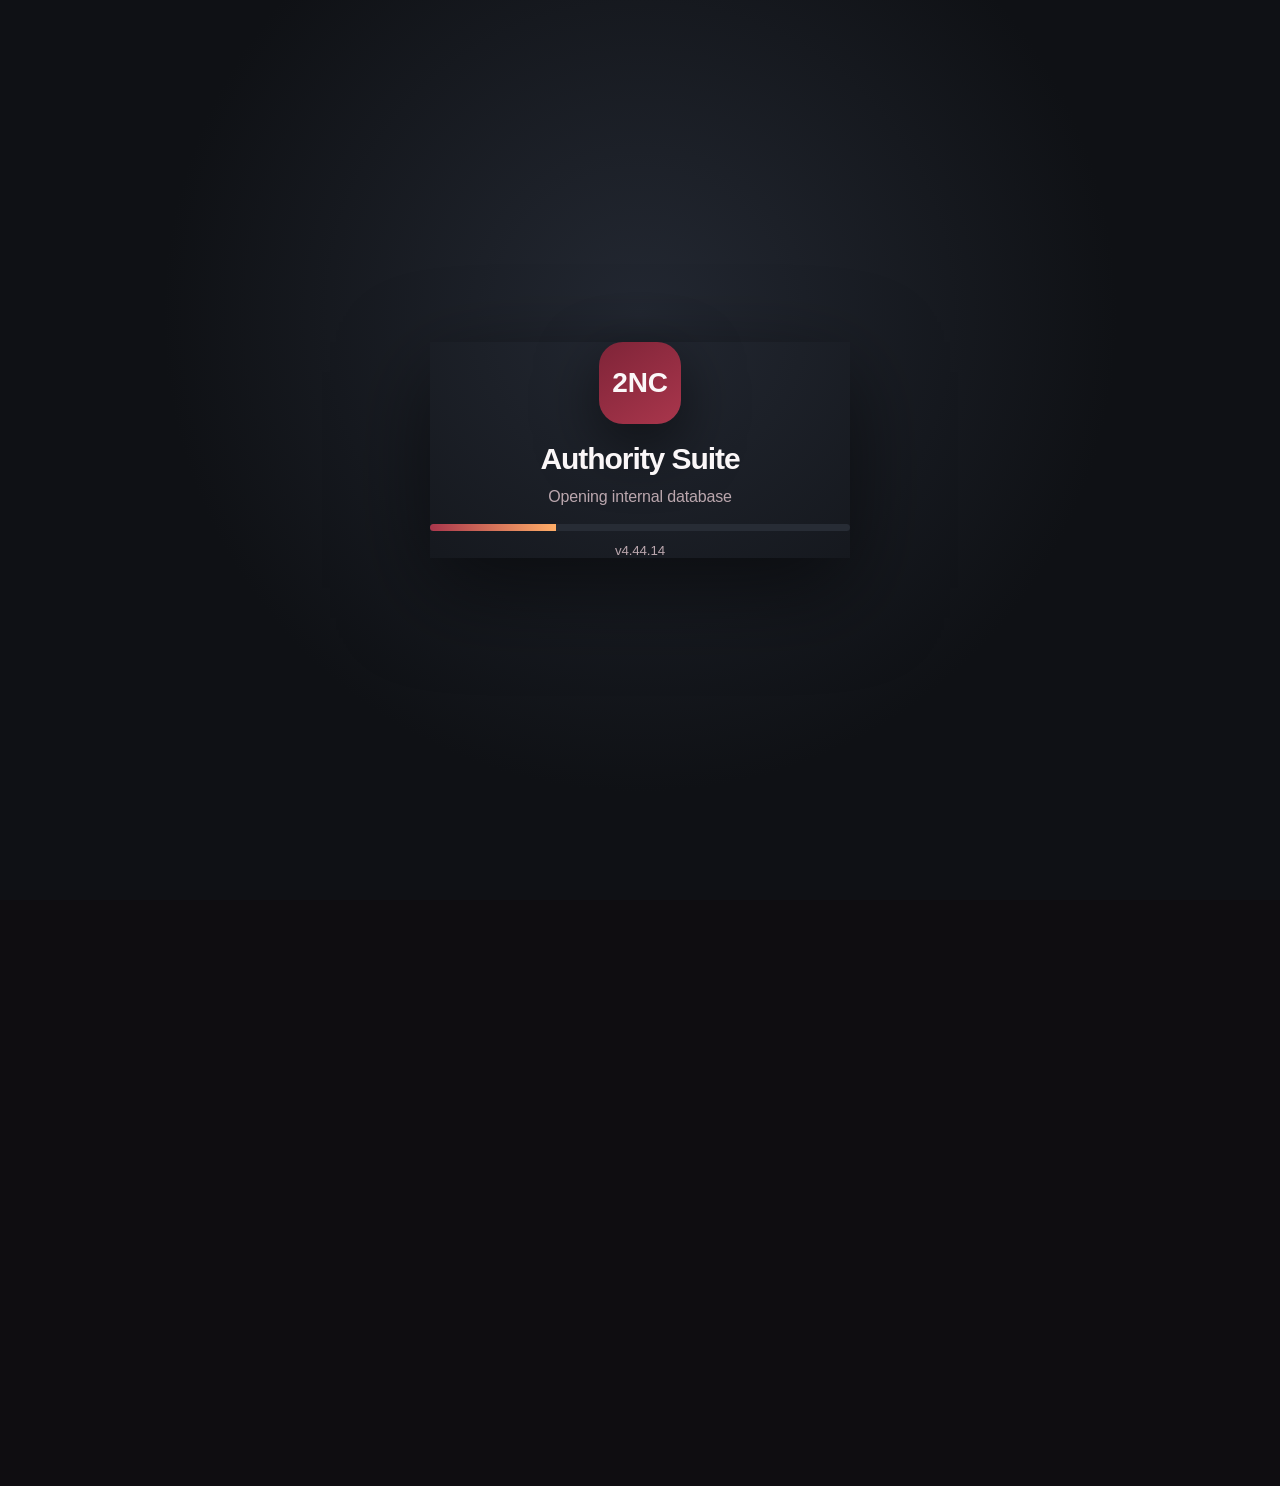
<file: index.html>
<!doctype html>
<html lang="en">
<head>
  <meta charset="utf-8">
  <meta name="viewport" content="width=device-width,initial-scale=1,viewport-fit=cover,user-scalable=no">
  <meta name="theme-color" content="#171717">
  <meta name="color-scheme" content="light">
  <meta name="apple-mobile-web-app-capable" content="yes">
  <meta name="apple-mobile-web-app-status-bar-style" content="default">
  <meta name="apple-mobile-web-app-title" content="2NC Authority">
  <link rel="manifest" href="manifest.webmanifest?v=4.44.14">
  <link rel="apple-touch-icon" href="icons/icon-180.png?v=4.44.14">
  <link rel="stylesheet" href="styles.css?v=4.44.14">
  <title>2NC Authority Suite</title>
</head>
<body>
<div id="startupOverlay" class="startupOverlay" aria-live="polite">
  <div class="startupCard">
    <div class="startupLogo">2NC</div>
    <h1>Authority Suite</h1>
    <p id="startupMessage">Starting application…</p>
    <div class="startupProgress"><span id="startupBar"></span></div>
    <small id="startupVersion">v4.28.1</small>
  </div>
</div>
<div id="fatalError" class="fatalError hidden" role="alert">
  <strong>2NC Authority Suite could not start.</strong>
  <span id="fatalErrorText"></span>
  <div class="fatalActions">
    <button id="retryStartup">Retry</button>
    <button id="repairStartup">Repair database</button>
    <button id="openDiagnostics">Diagnostics</button>
  </div>
</div>
<header class="suite-header apple-pro-header">
  <a class="suite-brand" href="./" aria-label="Open Authority Suite">
    <img src="icons/icon-192.png?v=4.44.14" alt="2NC">
    <span><strong>Authority Suite</strong><small>Buying Authority Reference</small></span>
  </a>
  <div class="suite-live-strip" aria-live="polite">
    <span class="suite-time-context"><span id="live-date">—</span><span id="live-time">—</span></span>
    <span class="suite-place-context"><span id="live-location">Dayton, OH</span><span class="live-weather"><b id="live-weather-icon" aria-hidden="true">○</b><span id="live-weather">Local weather</span></span></span>
  </div>
  <div class="suite-header-actions">
    <button type="button" class="suite-tools-button" id="all-tools-button" aria-controls="authority-tools" aria-expanded="false"><span class="tools-grid" aria-hidden="true"><i></i><i></i><i></i><i></i></span>All tools</button>
  </div>
</header>
<div class="tabs-scrim" id="tabs-scrim" hidden></div>
<div id="app">
  <aside class="sidebar" id="authority-tools">
    <div class="brand"><span class="brandmark">2NC</span><span>Authority<br>Suite</span></div>
    <nav id="modeNav">
      <button data-mode="quick" class="active"><span>⌕</span>Lookup</button>
      <button data-mode="vinyl"><span>◉</span>Vinyl</button>
      <button data-mode="cd"><span>◌</span>CD</button>
      <button data-mode="comic"><span>▤</span>Comics</button>
      <button data-mode="instrument"><span>♬</span>Tags</button>
      <button data-mode="treasure"><span>✦</span>Treasures</button>
      <button data-mode="station"><span>▣</span>Print Station</button>
      <button data-mode="manager"><span>⚙</span>Authority</button>
    </nav>
    <button id="aboutBtn" class="sideUtility">ⓘ About</button>
  </aside>
  <header class="topbar">
    <div><h1 id="pageTitle">Quick Lookup</h1><p id="pageSub">Find where any comic or artist belongs</p></div>
    <div class="topStatus">
      <button id="debugBadge" class="debugBadge" hidden>Debug</button>
      <div class="versionBadge" id="versionBadge">v4.28.1</div>
      <div class="dbStatus" id="dbStatus">Loading databases…</div>
      <div class="queuePill" id="queuePill">0 queued</div>
    </div>
  </header>
  <main class="workspace">
    <section class="quickPanel" id="quickPanel" aria-labelledby="quickHeading">
      <div class="quickHeader">
        <div><span class="quickEyebrow">Store-floor filing assistant</span><h2 id="quickHeading">Where does this go?</h2></div>
        <div class="quickType" role="group" aria-label="Lookup database">
          <button type="button" data-lookup-kind="comic" class="active">Comics</button>
          <button type="button" data-lookup-kind="music">Music</button>
        </div>
      </div>
      <div class="quickSearchRow">
        <label class="quickSearch"><span aria-hidden="true">⌕</span><input id="quickInput" autocomplete="off" autocapitalize="words" enterkeyhint="search" aria-label="Comic title or artist" placeholder="Type a comic title…"></label>
        <button id="quickClear" type="button" class="quickClear">Clear</button>
      </div>
      <div id="quickAnswer" class="quickAnswer" aria-live="polite">
        <div class="quickEmpty"><strong>Start typing a title</strong><span>The filing answer will appear here.</span></div>
      </div>
      <div id="quickChoices" class="quickChoices" aria-label="Other possible matches"></div>
      <div class="quickTools quickQueueAction">
        <button type="button" id="quickAddQueue" class="quickQueueButton" disabled>Add to queue</button>
      </div>
    </section>
    <section class="panel searchPanel" id="searchPanel">
      <label class="searchBox"><span>⌕</span><input id="searchInput" placeholder="Search artists..."></label>
      <div class="filters filterRow">
        <select id="categoryFilter"><option value="">All genres</option></select>
        <select id="comicTypeFilter" class="hidden" aria-label="Comic label type"><option value="">All label types</option><option value="primary">Primary authorities (ALL CAPS)</option><option value="series">Series titles</option></select>
        <select id="levelFilter"><option value="">All divider levels</option><option>Primary</option><option>Essential</option><option>Recommended</option><option>Optional</option></select>
        <select id="sortFilter"><option value="name">Sort: Name A–Z</option><option value="category">Sort: Genre</option><option value="level">Sort: Divider level</option></select>
        <button id="clearSearch">Clear</button>
      </div>
      <div id="musicDividerTools" class="musicDividerTools hidden"><span>Section dividers</span><button type="button" id="alphabetDividers" class="secondaryButton">A–Z alphabet</button><button type="button" id="numberDividers" class="secondaryButton">0–9 numbers</button></div>
      <div class="resultMeta"><span id="resultCount">0 results</span><button id="addAll">Add all</button></div>
      <div id="results" class="results"></div>
    </section>
    <section class="panel previewPanel">
      <div class="panelTitle"><span>Live preview</span><span id="dimensionText">2⅝ × 1 in · 30 per sheet</span></div>
      <div id="musicLabelToggles" class="comicLabelToggles hidden">
        <label class="eraToggle"><input id="showMusicGenre" type="checkbox" checked><span>Show main genre above artist</span></label>
        <label class="eraToggle"><input id="showMusicSubgenres" type="checkbox" checked><span>Show subgenres below artist</span></label>
        <button type="button" id="applyMusicSettingsAll" class="secondaryButton musicApplyAll" disabled>Apply to all queued music labels</button>
        <small id="musicBulkFeedback" class="musicBulkFeedback" role="status" aria-live="polite"></small>
      </div>
      <div id="comicLabelToggles" class="comicLabelToggles hidden">
        <label class="eraToggle"><input id="showComicAuthority" type="checkbox" checked><span>Show authority name above series title</span></label>
        <label class="eraToggle"><input id="showComicEra" type="checkbox" checked><span>Show publishing era or imprint in corner</span></label>
      </div>
      <div class="previewStage"><div id="labelPreview" class="label vinylLabel"><strong>Select a record</strong></div></div>
      <div id="selectedDetails" class="selectedDetails">Tap a result to preview it.</div>
      <button id="addSelected" class="primaryButton" disabled>Add selected to queue</button>
      <button id="addHierarchy" class="secondaryButton hidden">Add full hierarchy</button>
    </section>
    <section class="panel queuePanel">
      <div class="panelTitle"><span>Print queue</span><button id="clearQueue">Clear</button></div>
      <button id="customBtn" class="secondaryButton queueCustomButton">＋ Create custom label</button>
      <small class="queueHint">Tap a queued label to reopen and edit it.</small>
      <div id="queue" class="queue"></div>
      <div class="printStockOptions">
        <label for="cdPrintStock">CD print stock
          <select id="cdPrintStock"><option value="default">Original · 2 × 0.675 in · 60 per sheet</option><option value="address30">Avery 5260 / Office Depot #612111 · 30 per sheet</option></select>
        </label>
        <label for="comicPrintStock">Comics print stock
          <select id="comicPrintStock"><option value="default">Original · 3½ × ⅔ in · 30 per sheet</option><option value="address30">Avery 5260 / Office Depot #612111 · 30 per sheet</option></select>
        </label>
      </div>
      <div class="queueActions">
        <button id="printBtn" class="primaryButton">Print now</button>
        <button id="sharePdfBtn" class="secondaryButton">Share print-ready PDF</button>
        <button id="sendStationBtn" class="secondaryButton stationSendButton">Send to Print Station</button>
        <button id="calibrationBtn" class="secondaryButton">Print calibration page</button>
      </div>
    </section>
    <section class="instrumentPanel hidden" id="instrumentPanel">
      <section class="panel instrumentForm">
        <div class="panelTitle"><span>Create instrument tag</span><span>6 × 4 in</span></div>
        <p class="instrumentHelper">Enter the price and product name exactly as they should print.</p>
        <label>Price<input id="priceInput" inputmode="decimal" placeholder="239"></label>
        <label>Product name<textarea id="productInput" rows="7" placeholder="NASHVILLE GUITAR WORKS&#10;RED ELECTRIC BASS"></textarea></label>
        <button id="addTag" class="primaryButton">Add tag to queue</button>
      </section>
      <section class="panel instrumentPreviewPanel">
        <div class="panelTitle"><span>Live preview</span><span>6 × 4 in</span></div>
        <div class="tagPreviewWrap"><div id="tagPreview" class="instrumentTag"><div class="orangeStrip"><span class="tagPrice">$239</span><img class="tagBrandLogo" src="assets/2nc-logo-white.png" alt="2nd & Charles"></div><div class="tagProduct">NASHVILLE GUITAR<br>WORKS<br>RED<br>ELECTRIC BASS</div><footer>2ndandcharles.com</footer></div></div>
        <div class="selectedDetails">The preview updates as you type.</div>
      </section>
    </section>
    <section class="treasurePanel hidden" id="treasurePanel">
      <section class="panel treasureForm">
        <div class="panelTitle"><span>Create 2NC Treasures tag</span><span>3.5 × 5 in</span></div>
        <p class="instrumentHelper">Add 1 to 8 items, each with its own price. Use Add Item for more rows.</p>
        <label class="treasureSubheaderField">Optional subheader / category<input id="treasureSubheader" type="text" maxlength="80" placeholder="Masks, Funko, Books…"></label>
        <div class="treasureEntries" id="treasureEntries">
          <div class="treasureEntry"><label>Item 1<textarea id="treasureItem1" rows="2" placeholder="Signed Black Angel by John Connolly"></textarea></label><label>Price 1<input id="treasurePrice1" inputmode="decimal" placeholder="$35"></label></div>
        </div>
        <div class="treasureRowControls"><button type="button" id="addTreasureItem" class="secondaryButton">+ Add Item</button><button type="button" id="removeTreasureItem" class="secondaryButton" hidden>Remove last item</button><small id="treasureItemCount">1 of 8 item rows</small></div>
        <button id="addTreasureTag" class="primaryButton">Add tag to queue</button>
      </section>
      <section class="panel treasurePreviewPanel">
        <div class="panelTitle"><span>Live preview</span><span>3.5 × 5 in</span></div>
        <div class="treasurePreviewWrap"><div id="treasurePreview" class="treasureTag"><div class="treasureHeaderGenerated" aria-label="2nd & Charles Treasures"><img class="treasureHeaderArt" src="assets/treasures-header.svg" alt="2nd & Charles Treasures"></div><div id="treasureSubheaderPreview" class="treasureSubheaderPreview" hidden></div><div class="treasureProduct treasureProducts count-1"><div class="treasureEntryText"><span class="treasureEntryContent">ITEM NAME <span class="treasurePriceText">$35</span></span></div></div></div></div>
        <div class="selectedDetails">The preview updates as you type.</div>
      </section>
    </section>
    <section class="managerPanel hidden" id="managerPanel">
      <div class="managerToolbar">
        <div><h2>Authority Manager</h2><p>Edit locally, then synchronize the source of truth through GitHub.</p></div>
        <div class="managerActions">
          <button id="newAuthority" class="primaryButton">＋ New authority</button>
          <button id="exportBackup" class="secondaryButton">Export backup</button>
          <label class="secondaryButton fileButton">Import backup<input id="importBackup" type="file" accept="application/json"></label>
          <button id="repairDatabase" class="secondaryButton">Repair bundled data</button>
        </div>
      </div>
      <section class="syncBar" aria-label="GitHub synchronization">
        <div><strong>GitHub Sync</strong><span id="syncStatus">Not connected</span></div>
        <div class="syncActions"><button id="syncSettings" class="secondaryButton">Connection</button><button id="syncPull" class="secondaryButton">Pull latest</button><button id="syncPush" class="primaryButton">Publish changes</button></div>
      </section>
      <div class="managerGrid">
        <section class="panel managerList"><div class="managerFilters"><select id="managerDataset"><option value="music">Music Authority</option><option value="comic">Comic Authority</option></select><input id="managerSearch" placeholder="Search records..."><select id="managerStatus"><option value="active">Active</option><option value="retired">Retired</option><option value="all">All</option></select></div><div id="managerCount" class="resultMeta"></div><div id="managerResults" class="results"></div></section>
        <section class="panel editorPanel"><div id="editorEmpty" class="empty">Select a record or create a new authority.</div><form id="authorityForm" class="hidden"><input type="hidden" id="editId"><label>Display name<input id="editDisplay" required></label><label id="nameField">Filing / artist name<input id="editName"></label><label id="parentField" class="hidden">Parent authority<input id="editParent"></label><label id="seriesField" class="hidden">Series title<input id="editSeries"></label><label id="printTitleField" class="hidden">Printed divider title<input id="editPrintTitle"><small>Printed exactly as entered. The generator will not remove character names or punctuation.</small></label><label id="publishingEraField" class="hidden">Publishing era<select id="editPublishingEra"><option value="">None</option><option>The New 52</option><option>DC You</option><option>Rebirth</option><option>DC Universe</option><option>Future State</option><option>Infinite Frontier</option><option>Dawn of DC</option><option>DC All In</option><option>Absolute Universe</option></select></label><label id="publishingLineField" class="hidden">Publishing line / imprint<select id="editPublishingLine"><option value="">None</option><option>Vertigo</option><option>Black Label</option><option>Young Animal</option><option>Sandman Universe</option><option>Milestone</option><option>WildStorm</option><option>Elseworlds</option><option>Hill House Comics</option><option>Wonder Comics</option><option>America's Best Comics</option><option>All-Star</option><option>Impact</option><option>Hanna-Barbera Beyond</option><option>DC Horror</option></select><small>When present, this marker takes priority over the publishing era on the printed label.</small></label><div class="twoCol"><label>Type<input id="editType"></label><label>Divider level<select id="editLevel"><option>Primary</option><option>Essential</option><option>Recommended</option><option>Optional</option><option>Reference Only</option></select></label></div><div class="twoCol"><label id="genreField">Primary genre<input id="editGenre"></label><label id="publisherField" class="hidden">Publisher<input id="editPublisher"></label></div><div class="twoCol" id="musicDescriptorFields"><label>Primary subgenre<input id="editPrimarySubgenre"></label><label>Secondary subgenre<input id="editSecondarySubgenre"></label></div><label>Notes<textarea id="editNotes" rows="5"></textarea></label><div class="editorActions"><button type="submit" class="primaryButton">Save record</button><button type="button" id="retireRecord" class="secondaryButton">Retire</button><button type="button" id="deleteRecord" class="dangerButton">Delete</button></div></form></section>
      </div>
    </section>
    <section class="stationPanel hidden" id="stationPanel">
      <div class="stationToolbar">
        <div><h2>Print Station</h2><p>Receive label jobs from phones and iPads, then print them from this computer.</p></div>
        <div class="stationActions">
          <span id="stationConnection" class="stationConnection">Not connected</span>
          <button id="stationRefresh" class="secondaryButton">Refresh</button>
          <button id="stationConnectionBtn" class="primaryButton">Connection</button>
        </div>
      </div>
      <div class="stationSummary" id="stationSummary">
        <div><strong id="pendingJobCount">0</strong><span>Waiting</span></div>
        <div><strong id="printingJobCount">0</strong><span>In progress</span></div>
        <div><strong id="completedJobCount">0</strong><span>Completed recently</span></div>
        <small id="stationUpdated">Open the connection to get started.</small>
      </div>
      <div id="stationJobs" class="stationJobs"><div class="empty">No print jobs loaded.</div></div>
    </section>
  </main>
  </div>
<div id="modal" class="modal hidden"><div class="modalCard"><button id="closeModal" class="modalClose">×</button><h2 id="modalTitle"></h2><div id="modalBody"></div></div></div>
<script src="js/config.js?v=4.44.14"></script>
<script src="js/logger.js?v=4.44.14"></script>
<script src="js/db.js?v=4.44.14"></script>
<script src="js/sync.js?v=4.44.14"></script>
<script src="js/print-station.js?v=4.44.14"></script>
<script src="vendor/pdf-lib.min.js?v=1.17.1"></script>
<script src="js/pdf.js?v=4.44.14"></script>
<script src="js/labels.js?v=4.44.14"></script>
<script src="js/ui.js?v=4.44.14"></script>
<script src="app.js?v=4.44.14"></script>
<script>
  document.addEventListener('click', event => {
    const menu = document.getElementById('app-menu');
    if (menu?.open && !event.target.closest('#app-menu')) menu.removeAttribute('open');
  });
  document.addEventListener('keydown', event => {
    if (event.key === 'Escape') document.getElementById('app-menu')?.removeAttribute('open');
  });
</script>
<script>
(() => {
  const body = document.body;
  const tools = document.querySelector('#authority-tools');
  const button = document.querySelector('#all-tools-button');
  const scrim = document.querySelector('#tabs-scrim');
  const updateHeaderSize = () => document.documentElement.style.setProperty('--suite-header-bottom', Math.round(document.querySelector('.suite-header').getBoundingClientRect().bottom) + 'px');
  const setTools = open => {
    body.classList.toggle('authority-nav-open', open);
    button?.setAttribute('aria-expanded', String(open));
    if (scrim) scrim.hidden = !open;
  };
  button?.addEventListener('click', () => setTools(!body.classList.contains('authority-nav-open')));
  scrim?.addEventListener('click', () => setTools(false));
  tools?.querySelectorAll('button').forEach(item => item.addEventListener('click', () => setTools(false)));
  document.addEventListener('keydown', event => { if (event.key === 'Escape') setTools(false); });
  const symbol = code => code === 0 ? '☀︎' : [1,2].includes(code) ? '☼' : [3,45,48].includes(code) ? '☁︎' : ((code >= 51 && code <= 67) || (code >= 80 && code <= 82)) ? '☂︎' : (code >= 71 && code <= 77) ? '❄︎' : code >= 95 ? '⚡︎' : '☁︎';
  const refreshClock = () => {
    const now = new Date();
    const options = {timeZone:'America/New_York'};
    document.querySelector('#live-date').textContent = new Intl.DateTimeFormat('en-US',{...options,weekday:'long',month:'long',day:'numeric'}).format(now);
    document.querySelector('#live-time').textContent = new Intl.DateTimeFormat('en-US',{...options,hour:'numeric',minute:'2-digit'}).format(now);
  };
  const refreshWeather = async () => {
    try {
      const response = await fetch('https://api.open-meteo.com/v1/forecast?latitude=39.7589&longitude=-84.1916&current_weather=true&temperature_unit=fahrenheit&timezone=America%2FNew_York');
      const payload = await response.json();
      const weather = payload.current_weather;
      if (!weather) throw new Error('Unavailable');
      document.querySelector('#live-weather').textContent = Math.round(weather.temperature) + '°';
      document.querySelector('#live-weather-icon').textContent = symbol(Number(weather.weathercode));
    } catch (error) {
      document.querySelector('#live-weather').textContent = 'Weather unavailable';
    }
  };
  updateHeaderSize(); window.addEventListener('resize', updateHeaderSize);
  refreshClock(); refreshWeather(); setInterval(refreshClock,30000); setInterval(refreshWeather,900000);
})();
</script>
</body>
</html>
</file>
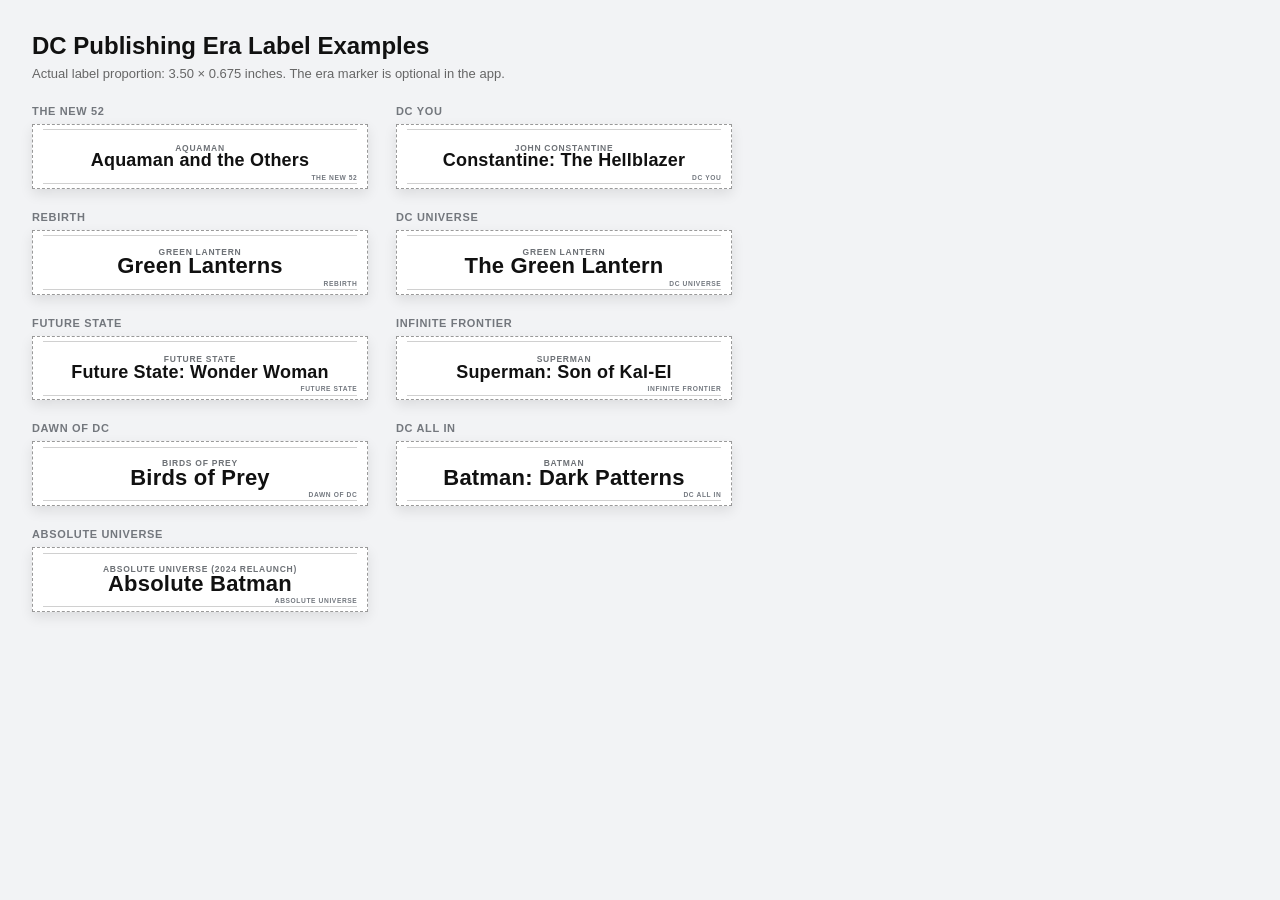
<file: DC_ERA_LABEL_EXAMPLES.html>
<!doctype html>
<html lang="en">
<head>
  <meta charset="utf-8">
  <meta name="viewport" content="width=device-width,initial-scale=1">
  <title>2NC DC Era Label Examples</title>
  <style>
    *{box-sizing:border-box}
    body{margin:0;padding:32px;background:#f2f3f5;color:#111;font-family:-apple-system,BlinkMacSystemFont,"Segoe UI",Arial,sans-serif}
    h1{margin:0 0 6px;font-size:24px}
    p{margin:0 0 24px;color:#666;font-size:13px}
    .examples{display:grid;grid-template-columns:repeat(2,3.5in);gap:22px 28px}
    .example{display:flex;flex-direction:column;gap:7px}
    .example>span{font-size:11px;font-weight:750;letter-spacing:.06em;text-transform:uppercase;color:#73777d}
    .label{width:3.5in;height:.675in;background:#fff;border:.5pt dashed #999;display:flex;flex-direction:column;align-items:center;justify-content:center;text-align:center;padding:.06in .12in;overflow:hidden;position:relative;font-family:"Arial Narrow","Avenir Next Condensed",Arial,sans-serif;box-shadow:0 5px 12px #00000018}
    .label:before,.label:after{content:"";position:absolute;left:.10in;right:.10in;height:.35pt;background:#d0d0d0}
    .label:before{top:.045in}.label:after{bottom:.045in}
    .parent{font-family:Arial,Helvetica,sans-serif;font-size:6.4pt;font-weight:650;text-transform:uppercase;letter-spacing:.55pt;color:#6d7176;line-height:1}
    .title{font-size:16.5pt;font-weight:800;letter-spacing:.15pt;line-height:.92}
    .title.compact{font-size:13.5pt}
    .era{position:absolute;right:.10in;bottom:.065in;font-family:Arial,Helvetica,sans-serif;font-size:5pt;font-weight:700;text-transform:uppercase;letter-spacing:.45pt;color:#747980;line-height:1}
  </style>
</head>
<body>
  <h1>DC Publishing Era Label Examples</h1>
  <p>Actual label proportion: 3.50 × 0.675 inches. The era marker is optional in the app.</p>
  <main class="examples">
    <div class="example"><span>The New 52</span><div class="label"><div class="parent">Aquaman</div><div class="title compact">Aquaman and the Others</div><div class="era">The New 52</div></div></div>
    <div class="example"><span>DC You</span><div class="label"><div class="parent">John Constantine</div><div class="title compact">Constantine: The Hellblazer</div><div class="era">DC You</div></div></div>
    <div class="example"><span>Rebirth</span><div class="label"><div class="parent">Green Lantern</div><div class="title">Green Lanterns</div><div class="era">Rebirth</div></div></div>
    <div class="example"><span>DC Universe</span><div class="label"><div class="parent">Green Lantern</div><div class="title">The Green Lantern</div><div class="era">DC Universe</div></div></div>
    <div class="example"><span>Future State</span><div class="label"><div class="parent">Future State</div><div class="title compact">Future State: Wonder Woman</div><div class="era">Future State</div></div></div>
    <div class="example"><span>Infinite Frontier</span><div class="label"><div class="parent">Superman</div><div class="title compact">Superman: Son of Kal-El</div><div class="era">Infinite Frontier</div></div></div>
    <div class="example"><span>Dawn of DC</span><div class="label"><div class="parent">Birds of Prey</div><div class="title">Birds of Prey</div><div class="era">Dawn of DC</div></div></div>
    <div class="example"><span>DC All In</span><div class="label"><div class="parent">Batman</div><div class="title">Batman: Dark Patterns</div><div class="era">DC All In</div></div></div>
    <div class="example"><span>Absolute Universe</span><div class="label"><div class="parent">Absolute Universe (2024 relaunch)</div><div class="title">Absolute Batman</div><div class="era">Absolute Universe</div></div></div>
  </main>
</body>
</html>
</file>
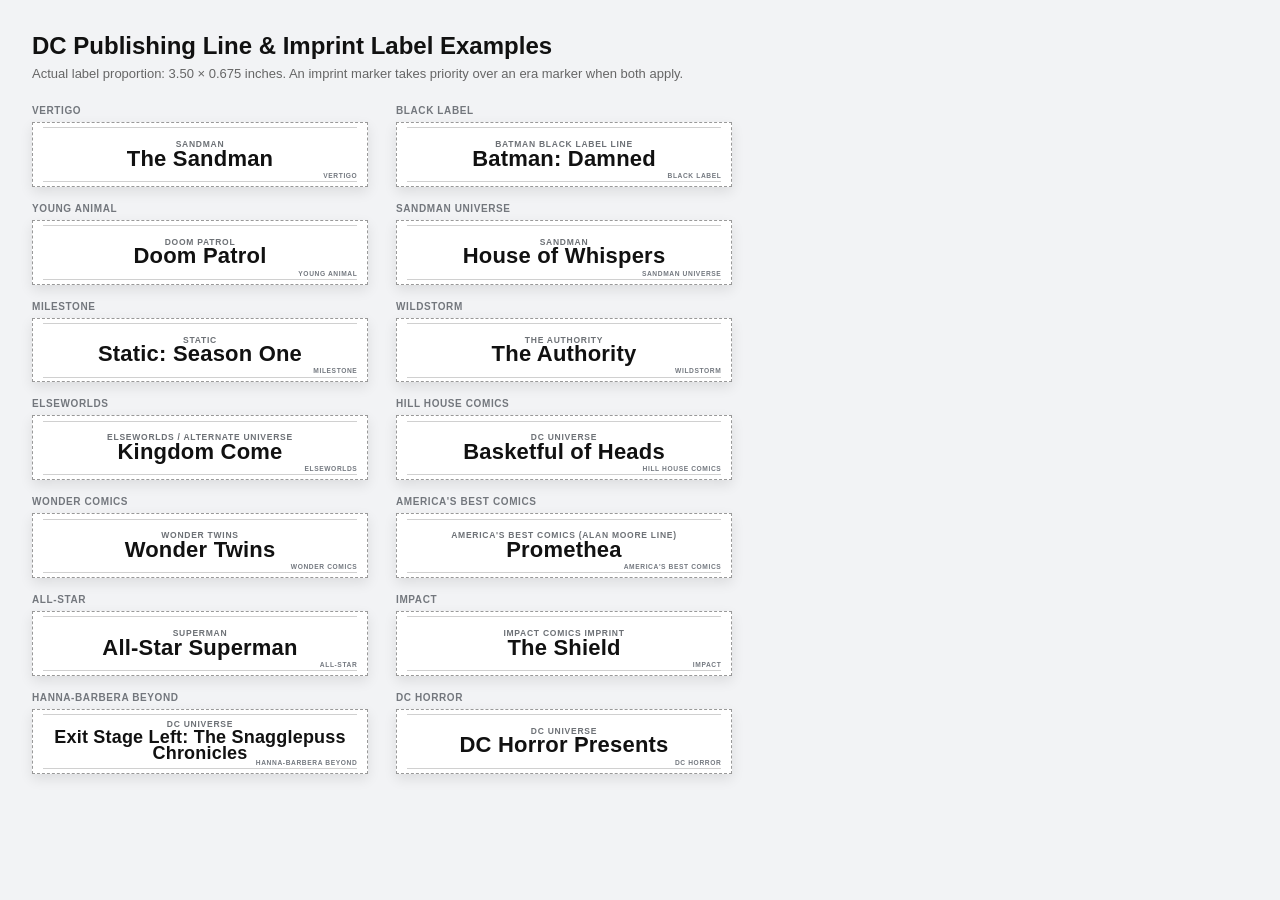
<file: DC_PUBLISHING_LINE_LABEL_EXAMPLES.html>
<!doctype html>
<html lang="en">
<head>
  <meta charset="utf-8">
  <meta name="viewport" content="width=device-width,initial-scale=1">
  <title>2NC DC Publishing Line Label Examples</title>
  <style>
    *{box-sizing:border-box}
    @page{size:letter landscape;margin:.45in}
    body{margin:0;padding:32px;background:#f2f3f5;color:#111;font-family:-apple-system,BlinkMacSystemFont,"Segoe UI",Arial,sans-serif}
    h1{margin:0 0 6px;font-size:24px}
    p{margin:0 0 24px;color:#666;font-size:13px}
    .examples{display:grid;grid-template-columns:repeat(2,3.5in);gap:16px 28px}
    .example{display:flex;flex-direction:column;gap:6px;break-inside:avoid}
    .example>span{font-size:10px;font-weight:750;letter-spacing:.06em;text-transform:uppercase;color:#73777d}
    .label{width:3.5in;height:.675in;background:#fff;border:.5pt dashed #999;display:flex;flex-direction:column;align-items:center;justify-content:center;text-align:center;padding:.06in .12in;overflow:hidden;position:relative;font-family:"Arial Narrow","Avenir Next Condensed",Arial,sans-serif;box-shadow:0 5px 12px #00000018}
    .label:before,.label:after{content:"";position:absolute;left:.10in;right:.10in;height:.35pt;background:#d0d0d0}
    .label:before{top:.045in}.label:after{bottom:.045in}
    .parent{font-family:Arial,Helvetica,sans-serif;font-size:6.4pt;font-weight:650;text-transform:uppercase;letter-spacing:.55pt;color:#6d7176;line-height:1}
    .title{font-size:16.5pt;font-weight:800;letter-spacing:.15pt;line-height:.92}
    .title.compact{font-size:13.5pt}
    .marker{position:absolute;right:.10in;bottom:.065in;font-family:Arial,Helvetica,sans-serif;font-size:5pt;font-weight:700;text-transform:uppercase;letter-spacing:.45pt;color:#747980;line-height:1}
    @media print{body{padding:0;background:#fff}.label{box-shadow:none}}
  </style>
</head>
<body>
  <h1>DC Publishing Line &amp; Imprint Label Examples</h1>
  <p>Actual label proportion: 3.50 × 0.675 inches. An imprint marker takes priority over an era marker when both apply.</p>
  <main class="examples">
    <div class="example"><span>Vertigo</span><div class="label"><div class="parent">Sandman</div><div class="title">The Sandman</div><div class="marker">Vertigo</div></div></div>
    <div class="example"><span>Black Label</span><div class="label"><div class="parent">Batman Black Label Line</div><div class="title">Batman: Damned</div><div class="marker">Black Label</div></div></div>
    <div class="example"><span>Young Animal</span><div class="label"><div class="parent">Doom Patrol</div><div class="title">Doom Patrol</div><div class="marker">Young Animal</div></div></div>
    <div class="example"><span>Sandman Universe</span><div class="label"><div class="parent">Sandman</div><div class="title">House of Whispers</div><div class="marker">Sandman Universe</div></div></div>
    <div class="example"><span>Milestone</span><div class="label"><div class="parent">Static</div><div class="title">Static: Season One</div><div class="marker">Milestone</div></div></div>
    <div class="example"><span>WildStorm</span><div class="label"><div class="parent">The Authority</div><div class="title">The Authority</div><div class="marker">WildStorm</div></div></div>
    <div class="example"><span>Elseworlds</span><div class="label"><div class="parent">Elseworlds / Alternate Universe</div><div class="title">Kingdom Come</div><div class="marker">Elseworlds</div></div></div>
    <div class="example"><span>Hill House Comics</span><div class="label"><div class="parent">DC Universe</div><div class="title">Basketful of Heads</div><div class="marker">Hill House Comics</div></div></div>
    <div class="example"><span>Wonder Comics</span><div class="label"><div class="parent">Wonder Twins</div><div class="title">Wonder Twins</div><div class="marker">Wonder Comics</div></div></div>
    <div class="example"><span>America's Best Comics</span><div class="label"><div class="parent">America's Best Comics (Alan Moore line)</div><div class="title">Promethea</div><div class="marker">America's Best Comics</div></div></div>
    <div class="example"><span>All-Star</span><div class="label"><div class="parent">Superman</div><div class="title">All-Star Superman</div><div class="marker">All-Star</div></div></div>
    <div class="example"><span>Impact</span><div class="label"><div class="parent">Impact Comics Imprint</div><div class="title">The Shield</div><div class="marker">Impact</div></div></div>
    <div class="example"><span>Hanna-Barbera Beyond</span><div class="label"><div class="parent">DC Universe</div><div class="title compact">Exit Stage Left: The Snagglepuss Chronicles</div><div class="marker">Hanna-Barbera Beyond</div></div></div>
    <div class="example"><span>DC Horror</span><div class="label"><div class="parent">DC Universe</div><div class="title">DC Horror Presents</div><div class="marker">DC Horror</div></div></div>
  </main>
</body>
</html>
</file>
<file: styles.css>
:root{--bg:#0f1115;--panel:#191c22;--panel2:#22262e;--line:#303640;--text:#f4f5f7;--muted:#9ca3af;--orange:#f36f21;--orange2:#ff8a35;--danger:#e45757;--radius:18px;--safe-top:env(safe-area-inset-top);--safe-bottom:env(safe-area-inset-bottom)}
*{box-sizing:border-box}html,body{margin:0;height:100%;font-family:-apple-system,BlinkMacSystemFont,"Segoe UI",Roboto,Arial,sans-serif;background:var(--bg);color:var(--text);overflow:hidden}button,input,select,textarea{font:inherit}.hidden{display:none!important}
#app{height:100%;display:grid;grid-template-columns:104px 1fr;grid-template-rows:92px 1fr}.sidebar{grid-row:1/3;background:#111318;border-right:1px solid var(--line);padding:calc(14px + var(--safe-top)) 12px 16px;display:flex;flex-direction:column;gap:18px}.brand{display:flex;align-items:center;gap:8px;font-size:12px;font-weight:800;line-height:1.05}.brandmark{display:grid;place-items:center;width:42px;height:42px;border-radius:13px;background:var(--orange);color:#fff;font-size:15px}#modeNav{display:flex;flex-direction:column;gap:8px}#modeNav button,.sideUtility{border:0;color:var(--muted);background:transparent;border-radius:14px;padding:12px 6px;font-size:12px;font-weight:700;display:flex;flex-direction:column;align-items:center;gap:6px}#modeNav button span{font-size:24px}#modeNav button.active{background:linear-gradient(145deg,var(--orange),#d8530b);color:#fff}.sideUtility{margin-top:auto}.topbar{grid-column:2;padding:calc(20px + var(--safe-top)) 28px 14px;display:flex;justify-content:space-between;align-items:center;border-bottom:1px solid var(--line)}h1{margin:0;font-size:26px}p{margin:5px 0 0;color:var(--muted)}.queuePill{padding:10px 16px;border:1px solid var(--line);background:var(--panel);border-radius:999px;font-weight:700}
.workspace{grid-column:2;padding:18px 20px 22px;display:grid;grid-template-columns:minmax(300px,1.15fr) minmax(300px,.9fr) minmax(270px,.85fr);gap:16px;min-height:0}.panel{background:linear-gradient(180deg,var(--panel),#16191e);border:1px solid var(--line);border-radius:var(--radius);min-height:0;overflow:hidden;box-shadow:0 12px 30px #0004}.searchPanel,.previewPanel,.queuePanel{display:flex;flex-direction:column;padding:16px}.searchBox{height:50px;background:var(--panel2);border:1px solid #3b424e;border-radius:14px;display:flex;align-items:center;padding:0 14px;gap:10px}.searchBox span{color:var(--orange);font-size:25px}.searchBox input{flex:1;background:transparent;border:0;outline:0;color:#fff;font-size:16px}.filters{display:flex;gap:8px;margin:10px 0}.filters select,.filters button,.panelTitle button{background:var(--panel2);color:var(--text);border:1px solid var(--line);border-radius:10px;padding:9px}.filters select{flex:1}.resultMeta,.panelTitle{display:flex;justify-content:space-between;align-items:center;color:var(--muted);font-size:13px;margin:2px 0 10px}.resultMeta button{border:0;background:transparent;color:var(--orange);font-weight:800}.results,.queue{overflow:auto;min-height:0;scrollbar-color:#555 transparent}.results{flex:1;display:flex;flex-direction:column;gap:7px}.resultCard{border:1px solid var(--line);background:var(--panel2);border-radius:13px;padding:12px;display:grid;grid-template-columns:1fr auto;gap:5px;cursor:pointer}.resultCard.selected{border-color:var(--orange);box-shadow:0 0 0 1px var(--orange) inset}.resultCard strong{font-size:15px}.resultCard small{color:var(--muted)}.badge{align-self:center;background:#11151b;border-radius:8px;padding:5px 7px;color:var(--orange);font-size:10px;font-weight:800}.previewStage{flex:1;min-height:220px;display:grid;place-items:center;background:#101319;border-radius:15px;border:1px dashed #3b424e;padding:18px}.label{background:#fff;color:#111;border:1px dashed #aaa;box-shadow:0 8px 25px #0008;display:flex;align-items:center;justify-content:center;text-align:center;overflow:hidden}.vinylLabel{width:min(100%,500px);aspect-ratio:5/.675;padding:4px 10px;flex-direction:column;justify-content:space-between}.cdLabel{width:min(70%,300px);aspect-ratio:2/.675;padding:3px 7px;flex-direction:column;justify-content:space-between}.vinylLabel strong{font-size:clamp(20px,3vw,38px);line-height:.9}.cdLabel strong{font-size:clamp(16px,2.6vw,28px);line-height:.9}.musicGenre{font-size:clamp(7px,.8vw,11px);font-weight:800;color:#555;text-transform:uppercase;line-height:1}.musicSubgenres{font-size:clamp(7px,.75vw,10px);color:#777;line-height:1}.comicLabel{width:min(90%,420px);aspect-ratio:3.5/.675;flex-direction:column;padding:4px 12px}.comicLabel .cue{font-size:11px;color:#777;margin-bottom:2px}.comicLabel .series{font-size:clamp(22px,3vw,38px);font-weight:800;line-height:.95}.comicLabel.primaryComic .series{font-size:clamp(24px,3.2vw,42px)}.selectedDetails{min-height:48px;padding:12px 2px;color:var(--muted);font-size:13px}.primaryButton,.secondaryButton{border:0;border-radius:13px;padding:14px;font-weight:800}.primaryButton{background:linear-gradient(145deg,var(--orange2),var(--orange));color:#fff}.primaryButton:disabled{opacity:.35}.secondaryButton{margin-top:8px;background:var(--panel2);border:1px solid var(--line);color:#fff}.queue{flex:1;display:flex;flex-direction:column;gap:7px}.empty{color:var(--muted);text-align:center;margin:auto;padding:30px}.queueItem{display:grid;grid-template-columns:1fr auto;gap:5px;padding:11px;background:var(--panel2);border:1px solid var(--line);border-radius:12px}.queueItem small{color:var(--muted)}.queueItem button{background:transparent;border:0;color:#aaa;font-size:20px}.queueActions{padding-top:12px}.queueActions button{width:100%}
.instrumentPanel{display:contents}.instrumentForm,.instrumentPreviewPanel{display:flex;flex-direction:column;padding:16px}.instrumentForm{gap:13px}.instrumentHelper{font-size:13px;margin:0 0 2px;color:var(--muted)}.instrumentForm label{font-size:13px;color:var(--muted);display:flex;flex-direction:column;gap:7px}.instrumentForm input,.instrumentForm textarea{background:var(--panel2);border:1px solid var(--line);border-radius:12px;padding:13px;color:#fff;resize:none}.instrumentForm textarea{min-height:180px}.instrumentForm .primaryButton{margin-top:auto}.instrumentPreviewPanel{min-height:0}.tagPreviewWrap{flex:1;min-height:260px;display:grid;place-items:center;background:#101319;border:1px dashed #3b424e;border-radius:15px;padding:18px}.instrumentTag{position:relative;background:#fff;color:#e36f3e;width:min(100%,600px);aspect-ratio:6/4;overflow:hidden;box-shadow:0 10px 30px #0008}.orangeStrip{position:absolute;left:0;top:0;height:100%;width:27%;background:#df7748;color:#fff;overflow:hidden}.tagPrice{position:absolute;left:50%;top:43%;transform:translate(-50%,-50%) rotate(-90deg);font-size:clamp(46px,8vw,86px);font-weight:800;line-height:1;letter-spacing:-.02em;white-space:nowrap;text-align:center}.tagBrandLogo{position:absolute;bottom:5%;left:16%;width:68%;height:auto;object-fit:contain}.tagProduct{position:absolute;left:29%;right:4%;top:10%;bottom:14%;display:grid;place-items:center;text-align:center;font-stretch:condensed;font-weight:700;font-size:clamp(24px,4.2vw,54px);line-height:1.08}.instrumentTag footer{position:absolute;right:3%;bottom:3%;font-size:12px;color:#555}.mobileNav{display:none}
.modal{position:fixed;inset:0;background:#000b;display:grid;place-items:center;z-index:30;padding:20px}.modalCard{width:min(520px,100%);background:var(--panel);border:1px solid var(--line);border-radius:20px;padding:24px;position:relative}.modalClose{position:absolute;right:12px;top:10px;background:transparent;color:#fff;border:0;font-size:28px}.modalCard input,.modalCard textarea{width:100%;margin:7px 0 12px;background:var(--panel2);border:1px solid var(--line);color:#fff;padding:12px;border-radius:10px}
@media(max-width:1100px) and (orientation:landscape){#app{grid-template-columns:88px 1fr}.workspace{grid-template-columns:1.05fr .9fr .75fr;gap:10px;padding:12px}.sidebar{padding-left:8px;padding-right:8px}.panel{border-radius:14px}.topbar{padding-left:18px}.resultCard{padding:9px}.previewStage{padding:10px}}
@media(max-width:700px){html,body{overflow:auto}#app{display:block;min-height:100%;padding-top:var(--safe-top);padding-bottom:calc(150px + var(--safe-bottom))}.sidebar{display:none}.topbar{position:sticky;top:0;z-index:10;background:#0f1115ee;backdrop-filter:blur(16px);padding:12px 16px;border-bottom:1px solid var(--line)}h1{font-size:21px}.topbar p{font-size:12px}.queuePill{padding:8px 11px;font-size:12px}.workspace{display:flex;flex-direction:column;padding:12px;gap:12px}.panel{min-height:auto}.searchPanel{height:54vh}.previewPanel{min-height:330px}.queuePanel{min-height:340px}.previewStage{min-height:170px}.instrumentPanel{display:contents}.instrumentForm,.instrumentPreviewPanel{min-height:auto}.instrumentForm{gap:11px}.instrumentForm textarea{min-height:150px}.tagPreviewWrap{padding:8px;min-height:230px}.instrumentTag{width:100%}.mobileNav{position:fixed;display:grid;grid-template-columns:repeat(4,1fr);bottom:0;left:0;right:0;height:calc(64px + var(--safe-bottom));padding-bottom:var(--safe-bottom);background:#15181ef2;backdrop-filter:blur(18px);border-top:1px solid var(--line);z-index:20}.mobileNav button{background:transparent;border:0;color:var(--muted);font-weight:700}.mobileNav button.active{color:var(--orange)}.queuePanel{padding-bottom:calc(92px + var(--safe-bottom))}.queueActions{padding-bottom:calc(10px + var(--safe-bottom))}.filters{overflow:auto}.filters select{min-width:170px}}
@media(min-width:701px) and (orientation:portrait){body:after{content:"Rotate iPad to landscape for the full three-panel workspace";position:fixed;z-index:100;inset:0;background:#0f1115;color:white;display:grid;place-items:center;text-align:center;padding:40px;font-size:26px;font-weight:800}}
@media print{body{background:#fff}.printSheet{display:grid!important}.noPrint{display:none!important}}

.managerPanel{grid-column:1/4;min-height:0;display:flex;flex-direction:column;gap:14px}.managerToolbar{display:flex;justify-content:space-between;align-items:center;gap:20px}.managerToolbar h2{margin:0}.managerActions{display:flex;gap:8px;flex-wrap:wrap}.managerActions button,.fileButton{width:auto;margin:0}.fileButton{display:inline-flex;align-items:center;cursor:pointer}.fileButton input{display:none}.managerGrid{display:grid;grid-template-columns:minmax(360px,1.1fr) minmax(320px,.9fr);gap:16px;min-height:0;flex:1}.managerList,.editorPanel{padding:16px;display:flex;flex-direction:column}.managerFilters{display:grid;grid-template-columns:180px 1fr 120px;gap:8px;margin-bottom:10px}.managerFilters input,.managerFilters select,.editorPanel input,.editorPanel select,.editorPanel textarea{background:var(--panel2);border:1px solid var(--line);border-radius:10px;padding:11px;color:#fff;width:100%}.editorPanel form{display:flex;flex-direction:column;gap:11px;overflow:auto}.editorPanel label{font-size:12px;color:var(--muted);display:flex;flex-direction:column;gap:6px}.twoCol{display:grid;grid-template-columns:1fr 1fr;gap:10px}.editorActions{display:flex;gap:8px}.editorActions button{flex:1}.dangerButton{background:#462225;color:#ffb5b5;border:1px solid #7a343a;border-radius:13px;padding:14px;font-weight:800}.recordFlags{display:flex;gap:6px;margin-top:5px}.flag{font-size:9px;padding:3px 6px;border-radius:999px;background:#343a44;color:#c5cad1}.flag.retired{background:#4a2528;color:#ffb6b6}@media(max-width:900px){.managerGrid{grid-template-columns:1fr}.managerPanel{grid-column:auto}.managerToolbar{align-items:flex-start;flex-direction:column}.managerFilters{grid-template-columns:1fr}.editorPanel{min-height:520px}}@media(max-width:700px){.mobileNav{grid-template-columns:repeat(5,1fr)}.managerPanel{display:flex}.managerGrid{display:flex;flex-direction:column}.managerList{height:52vh}.managerActions{width:100%}.managerActions>*{flex:1;text-align:center}}
.syncBar{display:flex;align-items:center;justify-content:space-between;gap:14px;padding:12px 14px;background:linear-gradient(135deg,rgba(244,119,33,.12),rgba(244,119,33,.04));border:1px solid rgba(244,119,33,.26);border-radius:14px}.syncBar>div:first-child{display:flex;flex-direction:column;gap:3px}.syncBar span{font-size:12px;color:var(--muted)}.syncActions{display:flex;gap:8px}.syncActions button{width:auto;margin:0;padding:10px 14px}.modalIntro{color:var(--muted);line-height:1.5}.modalCard label{display:flex;flex-direction:column;color:var(--muted);font-size:12px}.modalCard small{display:block;color:var(--muted);margin:-4px 0 14px;line-height:1.45}@media(max-width:700px){.syncBar{align-items:stretch;flex-direction:column}.syncActions{display:grid;grid-template-columns:1fr 1fr}.syncActions button{width:100%}.syncActions .primaryButton{grid-column:1/3}}
/* v3 stable startup, version, and diagnostics */
.startupOverlay{position:fixed;inset:0;z-index:1000;background:radial-gradient(circle at 50% 35%,#232832,#0f1115 55%);display:grid;place-items:center;padding:24px;transition:opacity .18s ease}.startupCard{width:min(420px,100%);text-align:center}.startupLogo{width:82px;height:82px;margin:0 auto 18px;border-radius:24px;display:grid;place-items:center;background:linear-gradient(145deg,var(--orange2),var(--orange));font-size:28px;font-weight:900;box-shadow:0 20px 60px #0008}.startupCard h1{font-size:30px}.startupCard p{margin:12px 0 18px}.startupProgress{height:7px;border-radius:999px;background:#272c35;overflow:hidden}.startupProgress span{display:block;width:4%;height:100%;background:linear-gradient(90deg,var(--orange),#ffad67);transition:width .25s ease}.startupCard small{display:block;margin-top:12px;color:var(--muted)}
.fatalError{position:fixed;z-index:1100;left:50%;top:max(20px,env(safe-area-inset-top));transform:translateX(-50%);width:min(720px,calc(100% - 28px));background:#661f22;color:#fff;border:1px solid #9f3a3f;border-radius:16px;padding:18px;box-shadow:0 18px 50px #0009}.fatalError strong,.fatalError span{display:block}.fatalError span{margin-top:7px}.fatalActions{display:flex;gap:8px;margin-top:14px;flex-wrap:wrap}.fatalActions button{border:1px solid #ffffff55;background:#ffffff18;color:#fff;border-radius:10px;padding:10px 13px;font-weight:800}
.topStatus{display:flex;align-items:center;gap:8px;flex-wrap:wrap;justify-content:flex-end}.versionBadge,.dbStatus,.debugBadge{padding:8px 11px;border:1px solid var(--line);background:var(--panel);border-radius:999px;color:var(--muted);font-size:12px;font-weight:700}.debugBadge{color:#ffd0ad;cursor:pointer}.debugBadge[data-level="error"]{color:#ffb6b6;border-color:#7a343a}.debugToggle{display:flex;align-items:center;gap:8px;margin:12px 0;color:var(--muted)}#diagnosticText{width:100%;background:#0e1014;color:#cdd3dc;border:1px solid var(--line);border-radius:10px;padding:10px;font:11px/1.35 ui-monospace,SFMono-Regular,Menlo,monospace;resize:vertical}
@media(max-width:700px){.topStatus{gap:5px}.versionBadge{display:none}.dbStatus{font-size:10px;padding:6px 8px;max-width:180px;white-space:nowrap;overflow:hidden;text-overflow:ellipsis}.fatalError{top:max(12px,env(safe-area-inset-top));font-size:14px}}

/* v3.4: keep every production workspace in the same left-to-right order.
   Left = inputs/search, center = live preview, right = print queue. */
.searchPanel{grid-column:1;grid-row:1}
.previewPanel{grid-column:2;grid-row:1}
.queuePanel{grid-column:3;grid-row:1}
.instrumentForm{grid-column:1;grid-row:1}
.instrumentPreviewPanel{grid-column:2;grid-row:1}
@media(max-width:700px){
  .searchPanel,.previewPanel,.queuePanel,.instrumentForm,.instrumentPreviewPanel{grid-column:auto;grid-row:auto}
  .instrumentForm{order:1}
  .instrumentPreviewPanel{order:2}
  .queuePanel{order:3}
}

/* v3.6: generated Treasures header — no cropped photo */
.treasurePanel{display:contents}.treasureForm,.treasurePreviewPanel{display:flex;flex-direction:column;padding:16px}.treasureForm{gap:13px;grid-column:1;grid-row:1}.treasurePreviewPanel{grid-column:2;grid-row:1;min-height:0}.treasureForm label{font-size:13px;color:var(--muted);display:flex;flex-direction:column;gap:7px}.treasureForm textarea{background:var(--panel2);border:1px solid var(--line);border-radius:12px;padding:13px;color:#fff;resize:none;min-height:230px}.treasureForm .primaryButton{margin-top:auto}.treasurePreviewWrap{flex:1;min-height:300px;display:grid;place-items:center;background:#101319;border:1px dashed #3b424e;border-radius:15px;padding:18px}.treasureTag{position:relative;width:min(100%,350px);aspect-ratio:3.5/5;background:#f58220;padding:4.6%;box-shadow:0 10px 30px #0008;overflow:hidden}.treasureTag:before{content:'';position:absolute;inset:4.6%;background:#fff}.treasureHeaderGenerated{position:absolute;z-index:1;left:8%;right:8%;top:6%;height:30%;display:flex;flex-direction:column;align-items:center;justify-content:center;color:#f58220;text-align:center}.treasureBrand{display:flex;flex-direction:column;align-items:center;line-height:.88;margin-bottom:2%}.treasure2nd{display:inline-block;font-family:Impact,'Arial Black',Arial,sans-serif;font-size:clamp(24px,4.2vw,45px);letter-spacing:-.05em;border:.1em solid #f58220;border-bottom-width:.08em;padding:.02em .12em 0;line-height:.82}.treasureAnd{font-family:Impact,'Arial Narrow',Arial,sans-serif;font-size:clamp(10px,1.55vw,17px);letter-spacing:.02em;margin-top:.12em}.treasureWord{font-family:Georgia,'Times New Roman',serif;font-size:clamp(34px,5.9vw,64px);font-weight:900;line-height:.9;letter-spacing:-.055em;color:#f58220;-webkit-text-stroke:1.2px #1f1f1f;text-shadow:1px 1px 0 #1f1f1f,2px 2px 0 #1f1f1f}.treasureProduct{position:absolute;z-index:1;left:10%;right:10%;top:36%;bottom:8%;display:flex;align-items:center;justify-content:center;text-align:center;color:#202020;font-family:Impact,'Arial Narrow',Arial,sans-serif;font-size:clamp(25px,4vw,48px);line-height:1.28;text-transform:uppercase}.mobileNav{grid-template-columns:repeat(6,1fr)}
@media(max-width:700px){.treasureForm,.treasurePreviewPanel{grid-column:auto;grid-row:auto;min-height:auto}.treasureForm{order:1}.treasurePreviewPanel{order:2}.treasureForm textarea{min-height:160px}.treasurePreviewWrap{padding:10px;min-height:420px}.treasureTag{width:min(86vw,350px)}}


/* ========================================================================== 
   2NC DESIGN LANGUAGE v1.0 — POLISH RELEASE
   ========================================================================== */
:root{
  --bg:#0c0f13;--panel:#171b21;--panel-raised:#1d222a;--panel2:#232932;
  --line:#343b46;--line-soft:#282e37;--text:#f6f7f9;--muted:#a7afbb;
  --orange:#f47721;--orange2:#ff8b38;--orange-dark:#d95d10;
  --shadow-sm:0 4px 14px rgba(0,0,0,.22);--shadow-md:0 16px 42px rgba(0,0,0,.34);
  --radius:16px;--radius-sm:11px;
  --font-ui:-apple-system,BlinkMacSystemFont,"SF Pro Text","Segoe UI",Roboto,Helvetica,Arial,sans-serif;
  --font-display:"Avenir Next Condensed","Arial Narrow","Roboto Condensed",Arial,sans-serif;
}
html,body{font-family:var(--font-ui);background:radial-gradient(circle at 75% -20%,#202732 0,#0c0f13 38%);letter-spacing:-.01em}
button,input,select,textarea{font-family:var(--font-ui)}
button{transition:transform .14s ease,background-color .14s ease,border-color .14s ease,box-shadow .14s ease,opacity .14s ease}
button:not(:disabled):hover{transform:translateY(-1px)}
button:not(:disabled):active{transform:translateY(0) scale(.985)}
button:focus-visible,input:focus-visible,select:focus-visible,textarea:focus-visible{outline:2px solid color-mix(in srgb,var(--orange) 80%,white);outline-offset:2px}
.sidebar{background:linear-gradient(180deg,#11151a,#0d1014);box-shadow:8px 0 30px rgba(0,0,0,.12)}
.brand{font-size:11px;letter-spacing:.025em}.brandmark{border-radius:12px;box-shadow:0 8px 22px rgba(244,119,33,.2)}
#modeNav button,.sideUtility{letter-spacing:.015em}#modeNav button:hover,.sideUtility:hover{background:#1a1f26;color:#d9dde3}
#modeNav button.active{background:linear-gradient(150deg,var(--orange2),var(--orange-dark));box-shadow:0 10px 25px rgba(244,119,33,.25)}
.topbar{background:linear-gradient(180deg,rgba(12,15,19,.97),rgba(12,15,19,.88));backdrop-filter:blur(18px)}
h1{font-weight:760;letter-spacing:-.035em}.topbar p{letter-spacing:.005em}
.versionBadge,.dbStatus,.queuePill{border:1px solid var(--line);background:rgba(29,34,42,.78);box-shadow:var(--shadow-sm)}
.workspace{gap:18px;padding:20px 22px 24px}
.panel{background:linear-gradient(180deg,rgba(29,34,42,.98),rgba(20,24,30,.98));border-color:var(--line-soft);box-shadow:var(--shadow-md)}
.searchPanel,.previewPanel,.queuePanel,.instrumentForm,.instrumentPreviewPanel,.treasureForm,.treasurePreviewPanel{padding:18px}
.panelTitle{font-size:12px;text-transform:uppercase;letter-spacing:.08em;font-weight:750;color:#b7bec8;margin-bottom:12px}
.searchBox{height:54px;background:#242a33;border-color:#3b4350;box-shadow:inset 0 1px 0 rgba(255,255,255,.025)}
.searchBox input{font-size:15px;letter-spacing:.005em}.searchBox input::placeholder{color:#89919e}
.filters{margin:12px 0 10px}.filters select,.filters button,.panelTitle button{background:#232932;border-color:#39414d;min-height:40px}
.filters select:hover,.filters button:hover,.panelTitle button:hover{border-color:#505a68;background:#282f39}
.resultMeta{margin:4px 2px 11px}.resultMeta button{letter-spacing:.01em}
.results,.queue{gap:9px}.resultCard,.queueItem{background:linear-gradient(180deg,#242a33,#20262e);border-color:#343d49;border-radius:14px;box-shadow:0 3px 10px rgba(0,0,0,.12)}
.resultCard{padding:13px 14px}.resultCard:hover{border-color:#566171;background:linear-gradient(180deg,#2a313b,#232a33)}
.resultCard.selected{border-color:var(--orange);box-shadow:0 0 0 1px var(--orange) inset,0 10px 25px rgba(244,119,33,.10)}
.resultCard strong,.queueItem strong{font-weight:720;letter-spacing:-.015em}.resultCard small,.queueItem small{line-height:1.35}
.badge{background:#161a20;border:1px solid #323a45;color:#f39052;text-transform:uppercase;letter-spacing:.06em}
.previewStage,.tagPreviewWrap,.treasurePreviewWrap{background:radial-gradient(circle at 50% 35%,#171c23,#0c0f13 72%);border-color:#3a424e;box-shadow:inset 0 0 50px rgba(0,0,0,.25)}
.label,.instrumentTag,.treasureTag{box-shadow:0 16px 45px rgba(0,0,0,.55),0 1px 0 rgba(255,255,255,.28) inset}
.label{font-family:var(--font-display);border-color:#c7c7c7;position:relative}
.label:before,.label:after{content:"";position:absolute;left:.10in;right:.10in;height:1px;background:#d8d8d8;opacity:.9}
.label:before{top:.055in}.label:after{bottom:.055in}
.vinylLabel,.cdLabel{justify-content:center;gap:1px;padding:.055in .12in}
.musicGenre{font-family:var(--font-ui);font-weight:760;letter-spacing:.12em;color:#60646a}
.musicSubgenres{font-family:var(--font-ui);font-weight:520;letter-spacing:.025em;color:#747980}
.vinylLabel strong,.cdLabel strong{font-family:var(--font-display);font-weight:800;letter-spacing:.015em;text-transform:none}
.comicLabel{gap:1px}.comicLabel .cue{font-family:var(--font-ui);font-size:clamp(8px,.78vw,11px);font-weight:650;text-transform:uppercase;letter-spacing:.10em;color:#6d7279;margin-bottom:1px}
.comicLabel .series{font-family:var(--font-display);font-weight:820;letter-spacing:.012em;line-height:.9}
.comicLabel.primaryComic .series{letter-spacing:.045em;text-transform:uppercase}
.label.compact .series,.label.compact strong{font-size:clamp(18px,2.45vw,31px)!important}
.label.tight .series,.label.tight strong{font-size:clamp(15px,2.05vw,26px)!important;letter-spacing:0!important}
.selectedDetails{line-height:1.45}
.primaryButton,.secondaryButton{border-radius:12px;min-height:47px;letter-spacing:.01em}
.comicLabel{position:relative}
.comicLabel .era{position:absolute;right:9px;bottom:4px;font-family:var(--font-ui);font-size:clamp(7px,.62vw,9px);font-weight:800;line-height:1;text-transform:uppercase;letter-spacing:.10em;color:#747980}
.comicLabelToggles{display:flex;flex-direction:column;gap:7px;margin:-2px 0 10px}
.eraToggle{display:flex;align-items:center;gap:8px;color:var(--muted);font-size:12px}
.eraToggle input{accent-color:var(--orange)}
.primaryButton{background:linear-gradient(145deg,var(--orange2),var(--orange-dark));box-shadow:0 8px 22px rgba(244,119,33,.20)}
.primaryButton:not(:disabled):hover{box-shadow:0 12px 28px rgba(244,119,33,.28)}
.secondaryButton{background:linear-gradient(180deg,#272e38,#222832);border-color:#3a4350}
.queueItem{padding:13px 14px}.queueItem button{width:34px;height:34px;border-radius:9px}.queueItem button:hover{background:#343b45;color:white}
.instrumentForm input,.instrumentForm textarea,.treasureForm textarea,.modalCard input,.modalCard textarea{background:#232932;border-color:#3a4350;transition:border-color .14s ease,box-shadow .14s ease}
.instrumentForm input:focus,.instrumentForm textarea:focus,.treasureForm textarea:focus,.modalCard input:focus,.modalCard textarea:focus{border-color:var(--orange);box-shadow:0 0 0 3px rgba(244,119,33,.10)}
.tagProduct{font-family:var(--font-display);font-weight:820;letter-spacing:.015em;line-height:1.02}.tagPrice{font-family:var(--font-display);font-weight:900;letter-spacing:-.025em}.instrumentTag footer{letter-spacing:.02em}
.treasureProduct{font-family:var(--font-display);font-weight:850;letter-spacing:.02em;line-height:1.18}
.startupCard,.modalCard{box-shadow:0 30px 90px rgba(0,0,0,.55)}
@media(max-width:700px){
  .topbar{padding:13px 16px}.workspace{padding:12px 12px 18px}.panel{border-radius:15px}
  .searchPanel{height:58vh}.resultCard{padding:14px}.previewPanel{min-height:345px}.queuePanel{min-height:370px}
  .mobileNav{height:calc(70px + var(--safe-bottom));background:rgba(16,20,25,.96)}
  .mobileNav button{font-size:12px;letter-spacing:.01em}.queuePanel{padding-bottom:calc(105px + var(--safe-bottom))}
}
@media(prefers-reduced-motion:reduce){*{animation:none!important;transition:none!important;scroll-behavior:auto!important}}

/* v4.2 — mobile PDF handoff and shared Print Station */
.stationSendButton{border-color:rgba(244,119,33,.42);background:linear-gradient(180deg,rgba(244,119,33,.16),rgba(244,119,33,.07))}
.stationPanel{grid-column:1/4;min-height:0;display:flex;flex-direction:column;gap:14px}
.stationToolbar{display:flex;align-items:center;justify-content:space-between;gap:18px}
.stationToolbar h2{margin:0;font-size:24px}.stationToolbar p{font-size:13px}
.stationActions{display:flex;align-items:center;gap:8px}.stationActions button{width:auto;margin:0;padding:10px 14px;min-height:42px}
.stationConnection{padding:9px 12px;border:1px solid var(--line);border-radius:999px;background:rgba(29,34,42,.78);color:var(--muted);font-size:12px;font-weight:700}
.stationSummary{display:grid;grid-template-columns:repeat(3,minmax(120px,180px)) 1fr;gap:10px;align-items:stretch}
.stationSummary>div{display:flex;flex-direction:column;padding:14px 16px;border:1px solid var(--line-soft);border-radius:14px;background:linear-gradient(180deg,rgba(29,34,42,.98),rgba(20,24,30,.98));box-shadow:var(--shadow-sm)}
.stationSummary strong{font-size:25px;color:var(--orange)}.stationSummary span{font-size:11px;text-transform:uppercase;letter-spacing:.08em;color:var(--muted);font-weight:750}
.stationSummary small{align-self:center;justify-self:end;color:var(--muted)}
.stationJobs{min-height:0;overflow:auto;display:flex;flex-direction:column;gap:10px;padding-right:3px}
.stationJob{display:grid;grid-template-columns:1fr auto;gap:16px;align-items:center;padding:16px 18px;border:1px solid var(--line-soft);border-radius:16px;background:linear-gradient(180deg,rgba(29,34,42,.98),rgba(20,24,30,.98));box-shadow:var(--shadow-sm)}
.stationJob.active{border-color:rgba(244,119,33,.38)}.stationJob[data-status="printing"]{background:linear-gradient(135deg,rgba(244,119,33,.12),rgba(29,34,42,.98) 42%)}
.stationJobHeading{display:flex;align-items:center;gap:9px}.stationJobHeading time{font-size:11px;color:var(--muted)}
.jobStatus{display:inline-flex;padding:4px 8px;border-radius:999px;background:#303844;color:#d6dbe2;font-size:10px;text-transform:uppercase;letter-spacing:.07em;font-weight:800}
.stationJob[data-status="pending"] .jobStatus{background:rgba(244,119,33,.18);color:#ffb27c}.stationJob[data-status="printing"] .jobStatus{background:#24405b;color:#a9d6ff}.stationJob[data-status="completed"] .jobStatus{background:#234331;color:#a8e9bf}
.stationJob h3{margin:7px 0 3px;font-size:18px}.stationJob p{margin:0 0 5px;font-size:12px}.stationJob small{color:var(--muted)}
.stationJobActions{display:flex;gap:8px}.stationJobActions button{width:auto;margin:0;padding:10px 13px;min-height:42px}
@media(max-width:900px){.stationSummary{grid-template-columns:repeat(3,1fr)}.stationSummary small{grid-column:1/4;justify-self:start}.stationJob{grid-template-columns:1fr}.stationJobActions{justify-content:flex-start}}
@media(max-width:700px){
  .mobileNav{grid-template-columns:repeat(7,1fr)}.mobileNav button{font-size:9.5px;padding:0 2px}
  .stationPanel{display:flex;min-height:calc(100vh - 180px)}.stationToolbar{align-items:flex-start;flex-direction:column}.stationActions{width:100%;display:grid;grid-template-columns:1fr 1fr}.stationConnection{grid-column:1/3;text-align:center}.stationActions button{width:100%}
  .stationSummary{grid-template-columns:repeat(3,1fr)}.stationSummary>div{padding:11px 8px}.stationSummary strong{font-size:21px}.stationSummary span{font-size:8px}.stationSummary small{grid-column:1/4}
  .stationJob{padding:14px}.stationJobActions{display:grid;grid-template-columns:1fr 1fr}.stationJobActions button{width:100%}
  .modalCard{max-height:calc(100vh - 28px);overflow:auto}.modalCard .twoCol{grid-template-columns:1fr}
}

/* v4.5.1 — keep the iOS standalone/browser safe area inside the dark app shell. */
html{
  min-height:100%;
  background-color:#0c0f13;
  color-scheme:dark;
}
body{
  min-height:100%;
  min-height:100dvh;
  background-color:#0c0f13;
}
#app{
  min-height:100dvh;
  background-color:#0c0f13;
}
@media(max-width:700px){
  html,body{
    min-height:100%;
    min-height:100dvh;
    background-color:#0c0f13;
    overscroll-behavior-y:none;
  }
  #app{
    min-height:100dvh;
    background-color:#0c0f13;
  }
  .mobileNav{
    background-color:#101419;
  }
  .mobileNav::after{
    content:"";
    position:absolute;
    top:100%;
    left:0;
    right:0;
    height:120px;
    background:#101419;
    pointer-events:none;
  }
}
/* v4.9 queue editing and mobile custom-label access */
.queueItem{cursor:pointer}
.queueItem:hover,.queueItem:focus-visible{border-color:var(--orange);outline:none}
.queueCustomButton{width:100%;margin:0 0 8px;border-color:#7c4b2e;color:#ffd6bc}
.queueHint{display:block;color:var(--muted);font-size:11px;margin:0 0 10px;text-align:center}
.customLabelActions{display:grid;grid-template-columns:1fr 1fr;gap:8px;margin-top:4px}.customLabelActions .secondaryButton{margin-top:0}
.comicLabel{width:min(90%,420px);aspect-ratio:3.5/.6666667;padding:4px 12px}.comicLabel .cue{font-size:clamp(7px,.72vw,10px);margin-bottom:1px}.comicLabel .series{font-size:clamp(18px,2.6vw,34px);line-height:.92}.comicLabel.primaryComic .series{font-size:clamp(20px,2.9vw,38px)}
@media(max-width:520px){.customLabelActions{grid-template-columns:1fr}}

/* v4.11 — phone-first filing and genre lookup */
.quickPanel{grid-column:1/4;min-height:0;width:min(980px,100%);margin:auto;display:flex;flex-direction:column;gap:14px;padding:clamp(4px,1.5vw,18px)}
.quickHeader{display:flex;align-items:flex-end;justify-content:space-between;gap:20px}.quickHeader h2{margin:4px 0 0;font-size:clamp(30px,4vw,50px);line-height:1;letter-spacing:-.045em}.quickEyebrow,.quickAnswerLabel{color:var(--orange);font-size:11px;font-weight:850;text-transform:uppercase;letter-spacing:.13em}
.quickType{display:grid;grid-template-columns:1fr 1fr;padding:4px;border:1px solid var(--line);border-radius:15px;background:#11151a}.quickType button{min-width:130px;min-height:48px;border:0;border-radius:11px;background:transparent;color:var(--muted);font-weight:800}.quickType button.active{background:linear-gradient(145deg,var(--orange2),var(--orange-dark));color:#fff;box-shadow:0 7px 20px rgba(244,119,33,.22)}
.quickSearchRow{display:grid;grid-template-columns:1fr auto;gap:10px}.quickSearch{min-height:64px;display:flex;align-items:center;gap:12px;padding:0 18px;border:2px solid #3b4350;border-radius:16px;background:#242a33;box-shadow:inset 0 1px 0 rgba(255,255,255,.025)}.quickSearch:focus-within{border-color:var(--orange);box-shadow:0 0 0 4px rgba(244,119,33,.1)}.quickSearch span{color:var(--orange);font-size:29px}.quickSearch input{width:100%;border:0;outline:0;background:transparent;color:#fff;font-size:clamp(20px,2.2vw,27px);font-weight:650}.quickSearch input::placeholder{color:#7f8792}.quickClear{min-width:112px;border:1px solid #4a5360;border-radius:16px;background:#272e38;color:#fff;font-size:16px;font-weight:850}
.quickAnswer{flex:1;min-height:260px;display:flex;flex-direction:column;justify-content:center;align-items:center;text-align:center;padding:24px;border:1px solid var(--line-soft);border-radius:22px;background:radial-gradient(circle at 50% 15%,rgba(244,119,33,.13),rgba(29,34,42,.98) 55%,rgba(20,24,30,.98));box-shadow:var(--shadow-md);overflow:hidden}.quickAuthority{max-width:100%;margin:7px 0 16px;font-family:var(--font-display);font-size:clamp(42px,7vw,82px);line-height:.88;letter-spacing:.025em;text-transform:uppercase;overflow-wrap:anywhere}.quickMatched,.quickMarker{display:flex;justify-content:center;align-items:baseline;gap:8px;max-width:100%;font-size:clamp(15px,1.8vw,20px)}.quickMatched span,.quickMarker span{color:var(--muted);font-size:11px;font-weight:800;text-transform:uppercase;letter-spacing:.09em}.quickMatched b,.quickMarker b{overflow-wrap:anywhere}.quickMarker{margin-top:6px;color:#ffb27c}.quickAnswer>small{margin-top:12px;color:var(--muted)}.quickEmpty{display:flex;flex-direction:column;gap:8px}.quickEmpty strong{font-size:clamp(26px,4vw,40px)}.quickEmpty span{color:var(--muted);font-size:16px;line-height:1.45}.quickEmpty.noMatch strong{color:#ffb27c}
.quickChoices{display:flex;align-items:stretch;justify-content:center;gap:8px;min-height:0}.quickChoices>span{align-self:center;color:var(--muted);font-size:10px;font-weight:800;text-transform:uppercase;letter-spacing:.08em}.quickChoices button{min-width:0;max-width:230px;padding:9px 12px;border:1px solid var(--line);border-radius:11px;background:#222831;color:#fff;text-align:left}.quickChoices button b,.quickChoices button small{display:block;white-space:nowrap;overflow:hidden;text-overflow:ellipsis}.quickChoices button small{margin-top:3px;color:var(--muted);font-size:10px}.quickChoices .quickManagerButton{text-align:center;max-width:none}
.quickTools{display:flex;align-items:center;justify-content:center;gap:8px;color:var(--muted);font-size:12px}.quickTools button{padding:9px 12px;border:1px solid var(--line);border-radius:10px;background:#1b2027;color:#fff;font-size:12px;font-weight:750}
@media(max-width:700px){
  body[data-mode="quick"]{height:100dvh;overflow:hidden}body[data-mode="quick"] #app{height:100dvh;min-height:0;padding-bottom:calc(70px + var(--safe-bottom));overflow:hidden}body[data-mode="quick"] .topbar{position:relative;flex:0 0 auto}body[data-mode="quick"] .workspace{height:calc(100dvh - 82px - var(--safe-top) - 70px - var(--safe-bottom));min-height:0;overflow:hidden}
  .quickPanel{height:100%;width:100%;padding:0;gap:9px;overflow:hidden}.quickHeader{align-items:center;gap:10px}.quickHeader h2{font-size:28px}.quickEyebrow{display:none}.quickType{padding:3px}.quickType button{min-width:82px;min-height:42px;font-size:13px}
  .quickSearchRow{gap:7px}.quickSearch{min-height:58px;padding:0 13px;border-radius:14px}.quickSearch span{font-size:25px}.quickSearch input{font-size:19px}.quickClear{min-width:76px;padding:0 9px;border-radius:14px;font-size:14px}
  .quickAnswer{min-height:0;padding:15px 12px;border-radius:17px}.quickAuthority{margin:5px 0 10px;font-size:clamp(33px,12vw,52px)}.quickMatched,.quickMarker{font-size:15px}.quickAnswer>small{margin-top:7px;font-size:10px}.quickEmpty strong{font-size:25px}.quickEmpty span{font-size:13px}
  .quickChoices{gap:5px}.quickChoices>span{display:none}.quickChoices button{flex:1;padding:7px 8px}.quickChoices button:nth-of-type(n+3){display:none}.quickTools{gap:5px}.quickTools>span{display:none}.quickTools button{flex:1;padding:8px 4px;font-size:10px}
  .mobileNav{grid-template-columns:repeat(8,1fr)!important}.mobileNav button{font-size:8.5px!important;padding:0 1px!important}
}

.quickTools .quickQueueButton{background:var(--orange);border-color:var(--orange);color:#fff}
.quickTools button:disabled{opacity:.42;cursor:not-allowed}
@media(max-width:700px){.quickTools button{min-width:0;white-space:nowrap}.quickTools .quickQueueButton{font-size:10px}}

/* v4.20 — shared 2NC application shell */
.suite-header{
  position:relative;z-index:40;min-height:96px;padding:18px max(28px,calc((100vw - 1500px)/2));
  display:flex;align-items:center;justify-content:space-between;gap:24px;
  background:#172b45;color:#fff;
}
.suite-brand{display:flex;align-items:center;gap:18px;min-width:0;color:#fff;text-decoration:none}
.suite-brand img{width:66px;height:58px;object-fit:contain;padding:7px;border-radius:12px;background:#fff}
.suite-brand>span,.suite-brand strong,.suite-brand small{display:block;min-width:0}
.suite-brand strong{font-size:28px;line-height:1.05;letter-spacing:-.02em}
.suite-brand small{margin-top:4px;color:#c2cede;font-size:13px;font-weight:500;letter-spacing:.08em;text-transform:uppercase}
.app-menu{position:relative}
.app-menu summary{
  display:flex;align-items:center;gap:9px;min-width:112px;padding:10px 14px;
  border:1px solid #4e6078;border-radius:9px;color:#fff;font-size:13px;font-weight:800;
  cursor:pointer;list-style:none;
}
.app-menu summary::-webkit-details-marker{display:none}
.app-menu summary i{
  width:8px;height:8px;margin-left:auto;border-right:2px solid #fff;border-bottom:2px solid #fff;
  transform:rotate(45deg) translateY(-2px);transition:.15s;
}
.app-menu[open] summary i{transform:rotate(225deg) translate(-2px,-1px)}
.app-menu nav{
  position:absolute;z-index:50;top:calc(100% + 9px);right:0;width:270px;padding:7px;
  border:1px solid #d4dce6;border-radius:13px;background:#fff;box-shadow:0 18px 45px rgba(8,23,41,.28);
}
.app-menu nav a{
  display:grid;grid-template-columns:38px minmax(0,1fr);align-items:center;gap:10px;
  padding:10px 12px;border-radius:9px;color:#172b45;text-decoration:none;
}
.app-menu nav a:hover,.app-menu nav a:focus-visible{background:#f3f5f7;outline:none}
.app-menu nav a.current{background:#fff2e5;color:#a6550a}
.app-menu nav a strong,.app-menu nav a small{display:block}
.app-menu nav a strong{font-size:13px}
.app-menu nav a small{margin-top:2px;color:#7b8899;font-size:11px;font-weight:500}
.app-menu-icon{
  display:grid;place-items:center;width:34px;height:34px;border:1.5px solid #f47721;border-radius:7px;
  color:#f47721;font-size:21px;font-weight:700;line-height:1;
}
#app{height:calc(100% - 96px)}
.sidebar{padding-top:14px}
.topbar{padding-top:20px}
@media(max-width:700px){
  .suite-header{min-height:82px;padding:11px 16px;gap:12px}
  .suite-brand{gap:11px}.suite-brand img{width:52px;height:48px;padding:6px;border-radius:10px}
  .suite-brand strong{font-size:20px}.suite-brand small{font-size:9px;letter-spacing:.065em}
  .app-menu summary{min-width:104px;padding:9px 11px}
  .app-menu nav{position:fixed;top:76px;right:12px;width:min(270px,calc(100vw - 24px))}
  #app{height:auto;padding-top:0}
  body[data-mode="quick"] #app{height:calc(100dvh - 82px - var(--safe-top));padding-top:0}
  body[data-mode="quick"] .workspace{height:calc(100dvh - 82px - var(--safe-top) - 82px - 70px - var(--safe-bottom))}
}
@media print{
  .suite-header{display:none!important}
  #app{height:100%}
}

/* v4.20.1 — Command Center palette and iPhone safe-area alignment */
:root{
  --bg:#f2f0eb;--panel:#fff;--panel-raised:#fff;--panel2:#f7f5f0;
  --line:#d7d3ca;--line-soft:#eae7e0;--text:#171717;--muted:#4d4d4d;
  --orange:#f36c21;--orange2:#f36c21;--orange-dark:#c84b0c;
  --shadow-sm:0 4px 14px rgba(25,25,25,.05);--shadow-md:0 12px 30px rgba(25,25,25,.07);
}
html{background:#171717;color:var(--text);color-scheme:light}
body{background:#f2f0eb;color:var(--text);color-scheme:light}
#app{background:#f2f0eb}
.sidebar{background:#171717;border-right-color:#171717;box-shadow:none}
.brandmark{background:var(--orange);box-shadow:none}
#modeNav button.active{background:var(--orange);box-shadow:none}
#modeNav button:hover,.sideUtility:hover{background:#262626;color:#fff}
.topbar{background:#f2f0eb;backdrop-filter:none}
.topbar p,.resultMeta,.panelTitle,.selectedDetails,.instrumentHelper,.queueHint{color:var(--muted)}
.versionBadge,.dbStatus,.queuePill,.stationConnection{background:#fff;border-color:var(--line);box-shadow:none;color:var(--ink-soft,#4d4d4d)}
.panel,.stationSummary>div,.stationJob{
  background:#fff;border-color:var(--line);box-shadow:var(--shadow-md)
}
.panelTitle{color:var(--muted)}
.searchBox,.quickSearch,.filters select,.filters button,.panelTitle button,
.instrumentForm input,.instrumentForm textarea,.treasureForm textarea,
.managerFilters input,.managerFilters select,.editorPanel input,.editorPanel select,.editorPanel textarea,
.modalCard input,.modalCard textarea{
  background:#fff;border-color:var(--line);color:var(--text)
}
.searchBox input,.quickSearch input,.instrumentForm input,.instrumentForm textarea,
.treasureForm textarea,.managerFilters input,.managerFilters select,.editorPanel input,
.editorPanel select,.editorPanel textarea,.modalCard input,.modalCard textarea{color:var(--text)}
.searchBox input::placeholder,.quickSearch input::placeholder{color:#858585}
.filters select:hover,.filters button:hover,.panelTitle button:hover{background:#f7f5f0;border-color:#bdb8ae}
.resultCard,.queueItem{background:#faf9f6;border-color:var(--line);box-shadow:none}
.resultCard:hover{background:#f3f1ec;border-color:#bdb8ae}
.badge{background:#fff2e5;border-color:#f1c49e;color:var(--orange-dark)}
.previewStage,.tagPreviewWrap,.treasurePreviewWrap{
  background:#eae7e0;border-color:#c9c5bc;box-shadow:inset 0 0 32px rgba(25,25,25,.055)
}
.secondaryButton{background:#fff;border-color:#171717;color:#171717}
.secondaryButton:not(:disabled):hover{background:#171717;color:#fff}
.primaryButton{background:var(--orange);box-shadow:none}
.quickType{background:#eae7e0;border-color:var(--line)}
.quickType button{color:var(--muted)}
.quickType button.active{background:var(--orange);box-shadow:none;color:#fff}
.quickClear{background:#fff;border-color:#171717;color:#171717}
.quickClear:hover{background:#171717;color:#fff}
.quickAnswer{background:#fff;border-color:var(--line);box-shadow:var(--shadow-md)}
.quickChoices button,.quickTools button{background:#fff;border-color:var(--line);color:#171717}
.quickChoices button:hover,.quickTools button:not(:disabled):hover{background:#171717;color:#fff}
.quickChoices button:hover small{color:#ddd}
.quickTools .quickQueueButton{background:var(--orange);border-color:var(--orange);color:#fff}
.syncBar{background:#fff5e9;border-color:#f1c49e}
.modalCard{background:#fff;border-color:var(--line);color:var(--text);box-shadow:0 30px 90px rgba(25,25,25,.25)}
.modalClose{color:var(--text)}
.stationSummary>div,.stationJob{border-radius:0}
.stationJob[data-status="printing"]{background:#fff5e9}
.jobStatus{background:#eae7e0;color:#4d4d4d}

@media(max-width:700px){
  .suite-header{
    min-height:calc(82px + var(--safe-top));
    padding-top:calc(11px + var(--safe-top));
    background:linear-gradient(to bottom,#f2f0eb 0 var(--safe-top),#172b45 var(--safe-top) 100%);
  }
  .app-menu nav{top:calc(76px + var(--safe-top))}
  .mobileNav{background:#171717}
  .mobileNav::after{background:#171717}
}

/* v4.20.2 — carry the mobile navigation color through the lower iOS viewport. */
@media(max-width:700px){
  html{background-color:#171717}
  body{background-color:#f2f0eb}
  .mobileNav{
    bottom:0;
    background-color:#171717;
    box-shadow:0 100px 0 100px #171717;
  }
}

/* v4.20.3 — paint the mobile page canvas black behind the fixed bottom navigation. */
@media(max-width:700px){
  body{background-color:#171717}
  #app{background-color:#f2f0eb}
}
/* 2NC Liquid Glass suite — Authority v4.21.3 */
@media screen{
:root{--bg:#111014;--panel:#21161c;--panel2:#2c1b23;--line:rgba(218,135,155,.2);--text:#fbf7f8;--muted:#bba7ae;--orange:#a9364c;--orange2:#7f2438;--shadow:0 22px 68px rgba(9,2,6,.38)}
html{background:#0f0d11}body{min-height:100vh;background:radial-gradient(circle at 15% -5%,rgba(140,34,58,.32),transparent 34%),radial-gradient(circle at 84% 10%,rgba(82,22,42,.24),transparent 31%),linear-gradient(150deg,#0f0d11 0%,#1a1016 48%,#100e12 100%);color:var(--text);background-attachment:fixed}
body:before{content:"";position:fixed;inset:0;z-index:-1;pointer-events:none;background:linear-gradient(120deg,rgba(255,255,255,.025),transparent 35%,rgba(151,42,66,.04) 70%,transparent)}
.suite-header.apple-pro-header{position:sticky;top:0;z-index:80;width:100%;min-height:74px;padding:max(9px,env(safe-area-inset-top)) clamp(20px,4vw,64px) 9px;display:grid;grid-template-columns:max-content minmax(105px,1fr) auto minmax(105px,1fr) max-content;align-items:center;gap:clamp(8px,1.25vw,18px);background:rgba(16,13,17,.92);color:#fff;border-bottom:1px solid rgba(210,92,119,.18);box-shadow:0 12px 38px rgba(5,1,3,.35);backdrop-filter:saturate(160%) blur(24px);-webkit-backdrop-filter:saturate(160%) blur(24px)}
.suite-brand{display:flex;align-items:center;gap:13px;color:inherit;text-decoration:none;min-width:0}.suite-brand img{width:54px;height:48px;padding:5px;border:1px solid rgba(255,255,255,.14);border-radius:11px;background:#171317;object-fit:contain;box-shadow:0 6px 20px rgba(0,0,0,.32)}.suite-brand span,.suite-brand strong,.suite-brand small{display:block}.suite-brand strong{font-size:17px;font-weight:680;letter-spacing:-.02em}.suite-brand small{margin-top:3px;color:#ad979f;font-size:11px;letter-spacing:.01em}
.suite-live-strip{display:contents;color:#c9b8be;font-size:11px;white-space:nowrap}.suite-time-context,.suite-place-context{display:flex;align-items:center;justify-content:center;gap:8px;min-width:0}.suite-time-context{grid-column:2}.suite-place-context{grid-column:4}.suite-time-context>span+span:before,.suite-place-context>span+span:before{content:"·";margin-right:8px;color:#76535f}.live-weather{display:inline-flex;align-items:center;gap:4px}.live-weather b{color:#d9758c;font-size:16px;font-weight:500}
.suite-spaces{grid-column:3;display:flex;align-items:center;gap:4px;padding:4px;border:1px solid rgba(207,115,137,.2);border-radius:12px;background:rgba(38,25,31,.78);box-shadow:inset 0 1px 0 rgba(255,255,255,.045)}.suite-spaces a{padding:9px 12px;border-radius:8px;color:#aa919a;font-size:12px;font-weight:650;text-decoration:none;white-space:nowrap}.suite-spaces a:hover,.suite-spaces a:focus-visible,.suite-spaces a.current{color:#fff;background:rgba(137,42,65,.28)}.suite-spaces a.current{box-shadow:inset 0 -2px 0 #c5526d}
.suite-header-actions{grid-column:5;display:flex;justify-content:flex-end}.suite-tools-button{display:inline-flex;align-items:center;gap:9px;padding:10px 13px;border:1px solid rgba(207,115,137,.28);border-radius:10px;color:#faf5f7;background:rgba(62,31,42,.42);font:inherit;font-size:12px;font-weight:650;cursor:pointer}.suite-tools-button:hover,.suite-tools-button[aria-expanded=true]{border-color:#c5526d;background:rgba(137,42,65,.2)}.tools-grid{display:grid;grid-template-columns:repeat(2,4px);gap:3px}.tools-grid i{width:4px;height:4px;border:1px solid #d46c84;border-radius:1px}.suite-tools-button[aria-expanded=true] .tools-grid{display:block;width:16px;height:16px;position:relative}.suite-tools-button[aria-expanded=true] .tools-grid:before,.suite-tools-button[aria-expanded=true] .tools-grid:after{content:"";position:absolute;top:7px;left:1px;width:14px;height:1.5px;border-radius:2px;background:#d46c84}.suite-tools-button[aria-expanded=true] .tools-grid:before{transform:rotate(45deg)}.suite-tools-button[aria-expanded=true] .tools-grid:after{transform:rotate(-45deg)}.suite-tools-button[aria-expanded=true] .tools-grid i{display:none}
#app{display:block!important;min-height:calc(100dvh - var(--suite-header-bottom,74px));background:transparent!important}.sidebar{position:fixed!important;z-index:75!important;top:var(--suite-header-bottom,74px)!important;right:clamp(20px,4vw,64px)!important;left:auto!important;width:min(340px,calc(100vw - 40px))!important;height:auto!important;max-height:calc(100dvh - var(--suite-header-bottom,74px) - 14px)!important;padding:14px!important;border:1px solid rgba(213,118,140,.22)!important;border-top-color:rgba(197,82,109,.52)!important;border-radius:0 0 20px 20px!important;background:linear-gradient(145deg,rgba(47,28,37,.94),rgba(20,15,20,.96))!important;box-shadow:0 26px 74px rgba(6,1,4,.55),inset 0 1px 0 rgba(255,255,255,.07)!important;backdrop-filter:saturate(170%) blur(30px);-webkit-backdrop-filter:saturate(170%) blur(30px);opacity:0;visibility:hidden;pointer-events:none;transform:translateY(-9px) scale(.975);transform-origin:top right;transition:.2s;overflow:auto}.authority-nav-open .sidebar{opacity:1;visibility:visible;pointer-events:auto;transform:none}.tabs-scrim{position:fixed;z-index:70;inset:var(--suite-header-bottom,74px) 0 0;background:rgba(8,2,5,.34);backdrop-filter:blur(2px)}.tabs-scrim[hidden]{display:none}
.sidebar .brand{padding:5px 6px 14px;border-bottom:1px solid rgba(213,118,140,.16)}.sidebar .brandmark{background:linear-gradient(145deg,#7c263a,#4c1725)!important}.sidebar nav{display:grid!important;grid-template-columns:1fr!important;gap:4px!important;margin-top:10px}.sidebar nav button,.sideUtility{display:grid!important;grid-template-columns:32px 1fr!important;align-items:center!important;gap:10px!important;min-height:44px!important;width:100%!important;padding:7px 9px!important;border:1px solid transparent!important;border-radius:11px!important;color:#cdbcc2!important;background:transparent!important;text-align:left!important}.sidebar nav button:hover,.sidebar nav button.active,.sideUtility:hover{color:#fff!important;border-color:rgba(213,118,140,.22)!important;background:rgba(137,42,65,.2)!important}.sidebar nav button.active{box-shadow:inset 3px 0 0 #c5526d!important}.sidebar nav button span{color:#d46c84!important}.sideUtility{margin-top:8px!important}
.topbar{min-height:82px!important;margin:0!important;padding:18px clamp(22px,4vw,64px)!important;border-bottom:1px solid rgba(213,118,140,.13)!important;background:rgba(23,16,21,.55)!important;backdrop-filter:blur(18px);-webkit-backdrop-filter:blur(18px)}.topbar h1{color:#fff!important}.topbar p,.dbStatus{color:#b9a5ad!important}.versionBadge,.queuePill,.debugBadge{border-color:rgba(213,118,140,.2)!important;color:#e9dce1!important;background:rgba(65,36,47,.56)!important}
.workspace{max-width:1450px!important;margin:0 auto!important;padding:clamp(24px,3vw,42px) clamp(20px,4vw,64px) 70px!important;background:transparent!important}.quickPanel,.panel,.managerToolbar,.stationToolbar,.stationSummary,.syncBar{border-color:rgba(213,118,140,.18)!important;background:linear-gradient(145deg,rgba(48,29,38,.76),rgba(21,16,22,.72))!important;box-shadow:0 20px 64px rgba(6,1,4,.3),inset 0 1px 0 rgba(255,255,255,.055)!important;backdrop-filter:saturate(140%) blur(22px);-webkit-backdrop-filter:saturate(140%) blur(22px)}.quickPanel{max-width:1080px!important;margin:10vh auto 0!important;border:1px solid rgba(213,118,140,.18)!important;border-radius:24px!important;padding:clamp(24px,4vw,46px)!important}.quickEyebrow,.panelTitle,.resultMeta,.queueHint,.selectedDetails,.instrumentHelper,.managerToolbar p,.stationToolbar p{color:#b9a5ad!important}.quickHeader h2,.panelTitle span:first-child,.managerToolbar h2,.stationToolbar h2{color:#fff!important}.quickType{border-color:rgba(213,118,140,.2)!important;background:rgba(34,23,29,.72)!important}.quickType button{color:#bca8af!important}.quickType button.active,.primaryButton{color:#fff!important;background:linear-gradient(135deg,#8f2c43,#b6415a)!important;box-shadow:0 9px 28px rgba(129,34,56,.28)!important}.secondaryButton,.quickTools button,.quickClear{border-color:rgba(213,118,140,.22)!important;color:#eadde2!important;background:rgba(59,35,45,.68)!important}.quickSearch,.searchBox,input,select,textarea{border-color:rgba(213,118,140,.24)!important;color:#f8f2f4!important;background:rgba(12,10,13,.66)!important}.quickSearch:focus-within,.searchBox:focus-within,input:focus,select:focus,textarea:focus{outline:2px solid rgba(197,82,109,.38)!important;border-color:#c5526d!important}.quickSearch span,.searchBox span{color:#d46c84!important}.quickAnswer{border-color:rgba(213,118,140,.18)!important;background:rgba(14,11,15,.58)!important;box-shadow:inset 0 1px 0 rgba(255,255,255,.035)!important}.quickEmpty strong,.quickAnswer h3,.results strong,.queue strong{color:#fff!important}.quickEmpty span,.results small,.queue small{color:#b9a5ad!important}.resultCard,.queueItem,.stationJob,.managerFilters,.editorPanel{border-color:rgba(213,118,140,.16)!important;background:rgba(27,19,24,.7)!important}option{background:#24171e;color:#fff}.dangerButton{background:#d83d55!important}
}
@media screen and (max-width:980px){.suite-header.apple-pro-header{grid-template-columns:max-content 1fr max-content;grid-template-rows:auto auto}.suite-brand{grid-column:1}.suite-spaces{grid-column:2;grid-row:1}.suite-header-actions{grid-column:3}.suite-live-strip{grid-column:1/-1;grid-row:2;display:flex;justify-content:center;gap:14px}.suite-time-context,.suite-place-context{grid-column:auto}.suite-place-context:before{content:"·";color:#76535f}.quickPanel{margin-top:4vh!important}}
@media screen and (max-width:700px){body{background-color:#0f0d11!important}#app{background:transparent!important}.suite-header.apple-pro-header{min-height:0;padding:calc(env(safe-area-inset-top) + 8px) 14px 9px;grid-template-columns:1fr auto;grid-template-rows:auto auto auto;gap:7px 10px}.suite-brand{grid-column:1;grid-row:1}.suite-brand img{width:48px;height:44px}.suite-brand strong{font-size:15px}.suite-brand small{max-width:180px;overflow:hidden;text-overflow:ellipsis;white-space:nowrap;font-size:10px}.suite-header-actions{grid-column:2;grid-row:1}.suite-tools-button{width:42px;height:42px;justify-content:center;padding:0;font-size:0}.suite-spaces{grid-column:1/-1;grid-row:2;justify-self:center;padding:3px}.suite-spaces a{padding:7px 10px;font-size:11px}.suite-live-strip{grid-column:1/-1;grid-row:3;justify-content:center;gap:6px;font-size:10px}.suite-time-context,.suite-place-context{gap:6px}.suite-place-context:before{content:"·";color:#76535f}.suite-time-context>span+span:before,.suite-place-context>span+span:before{margin-right:6px}.suite-live-strip #live-date{max-width:94px;overflow:hidden;text-overflow:ellipsis}.suite-live-strip #live-location{max-width:64px;overflow:hidden;text-overflow:ellipsis}.sidebar{top:var(--suite-header-bottom,126px)!important;right:14px!important;width:min(330px,calc(100vw - 28px))!important;max-height:calc(100dvh - var(--suite-header-bottom,126px) - 10px)!important}.tabs-scrim{inset:var(--suite-header-bottom,126px) 0 0}.topbar{padding:14px!important}.workspace{padding:18px 14px 42px!important}.quickPanel{margin-top:0!important;padding:18px!important;border-radius:18px!important}}
@media screen and (max-width:430px){.suite-spaces a{padding-inline:8px}.suite-brand small{max-width:145px}}


/* v4.21.1 — exact shared 2NC responsive shell and one-menu mobile navigation */
@media screen and (max-width:960px){
  .suite-header.apple-pro-header{
    grid-template-columns:minmax(220px,1fr) auto minmax(220px,1fr);
    grid-template-rows:auto auto;
    row-gap:7px;
  }
  .suite-brand{grid-column:1;grid-row:1}
  .suite-spaces{grid-column:2;grid-row:1}
  .suite-header-actions{grid-column:3;grid-row:1}
  .suite-time-context,.suite-place-context{grid-row:2}
  .suite-time-context{grid-column:1/2;justify-self:end}
  .suite-place-context{grid-column:3/4;justify-self:start}
}
@media screen and (max-width:760px){
  .suite-header.apple-pro-header{
    min-height:0;
    padding:max(8px,env(safe-area-inset-top)) 14px 8px;
    grid-template-columns:minmax(0,1fr) auto;
    grid-template-rows:auto auto auto;
    gap:6px 10px;
  }
  .suite-brand{grid-column:1;grid-row:1}
  .suite-header-actions{grid-column:2;grid-row:1}
  .suite-spaces{grid-column:1/-1;grid-row:2;justify-self:center;display:grid;grid-template-columns:repeat(3,minmax(0,1fr));width:min(100%,370px);height:36px;padding:3px}
  .suite-spaces a{display:grid;place-items:center;padding:5px 8px;font-size:11px}
  .suite-live-strip{
    grid-column:1/-1;grid-row:3;display:flex;align-items:center;justify-content:center;
    gap:6px;min-width:0;overflow:hidden;font-size:9.5px
  }
  .suite-time-context,.suite-place-context{grid-row:auto;grid-column:auto;justify-self:auto;gap:6px}
  .suite-time-context{justify-content:flex-end}
  .suite-place-context{justify-content:flex-start}
  .suite-place-context:before{content:"·";color:#76535f}
  .suite-time-context>span+span:before,.suite-place-context>span+span:before{margin-right:6px}
  .suite-live-strip #live-date{max-width:94px;overflow:hidden;text-overflow:ellipsis}
  .suite-live-strip #live-location{max-width:64px;overflow:hidden;text-overflow:ellipsis}
  .suite-brand img{width:48px;height:44px}
  .suite-brand strong{font-size:15px}
  .suite-brand small{max-width:190px;overflow:hidden;text-overflow:ellipsis;white-space:nowrap;font-size:10px}
  .suite-tools-button{width:42px;height:42px;justify-content:center;padding:0;font-size:0}
  .sidebar{
    top:var(--suite-header-bottom,126px)!important;
    right:14px!important;
    width:min(330px,calc(100vw - 28px))!important;
    max-height:calc(100dvh - var(--suite-header-bottom,126px) - 10px)!important;
    padding:12px!important;
    border-radius:0 0 18px 18px!important;
  }
  .tabs-scrim{inset:var(--suite-header-bottom,126px) 0 0}
  .mobileNav{display:none!important}
  body[data-mode="quick"]{height:auto!important;min-height:100dvh;overflow:auto!important}
  body[data-mode="quick"] #app{
    height:auto!important;min-height:calc(100dvh - var(--suite-header-bottom,126px))!important;
    padding-bottom:0!important;overflow:visible!important
  }
  body[data-mode="quick"] .workspace{height:auto!important;min-height:0!important;overflow:visible!important}
  .queuePanel{padding-bottom:16px!important}
}


/* v4.21.3 — keep the five shared desktop header regions on one row */
@media screen and (min-width:961px){
  .suite-brand{grid-column:1;grid-row:1}
  .suite-time-context{grid-column:2;grid-row:1}
  .suite-spaces{grid-column:3;grid-row:1}
  .suite-place-context{grid-column:4;grid-row:1}
  .suite-header-actions{grid-column:5;grid-row:1}
}


/* v4.21.3 — keep the iPhone portrait tools drawer mounted above page content. */
@media screen and (max-width:760px){
  .sidebar{display:flex!important}
}


/* v4.21.4 — one clear Quick Lookup action below the answer field */
.quickTools.quickQueueAction{
  display:block!important;
  width:100%;
  margin-top:2px;
}
.quickTools.quickQueueAction .quickQueueButton{
  display:block;
  width:100%!important;
  min-height:54px;
  padding:13px 18px!important;
  border-radius:14px;
  font-size:14px!important;
  font-weight:800;
  letter-spacing:.01em;
}
@media screen and (max-width:760px){
  .quickTools.quickQueueAction .quickQueueButton{
    min-height:50px;
    font-size:13px!important;
  }
}


/* Treasures: up to four independently priced items on one 3.5 x 5 tag. */
.treasureEntries{display:flex;flex-direction:column;gap:10px;min-width:0}
.treasureEntry{display:grid;grid-template-columns:minmax(0,1fr) 110px;gap:10px;align-items:start;padding:9px;border:1px solid rgba(213,118,140,.2);border-radius:12px}
.treasureForm .treasureEntry textarea{min-height:66px;height:66px;resize:vertical}
.treasureForm .treasureEntry input{width:100%;padding:12px 9px;border-radius:10px;border:1px solid var(--line);font-size:15px}
.treasureProduct.treasureProducts{display:flex;flex-direction:column;justify-content:center;gap:0;left:10%;right:10%;top:36%;bottom:7%;overflow:hidden;font-size:clamp(18px,3.7vw,33px)}
.treasureProducts .treasureEntryText{flex:0 1 auto;min-height:0;width:100%;padding:5px 1px;overflow-wrap:anywhere;font-weight:850;line-height:1.12}
.treasureProducts .treasurePriceText{white-space:nowrap}
.treasureProducts.count-2{font-size:clamp(17px,3.1vw,27px)}
.treasureProducts.count-3{font-size:clamp(15px,2.6vw,22px)}
.treasureProducts.count-4{font-size:clamp(13px,2.2vw,18px)}
.treasureProducts.count-3 .treasureEntryText,.treasureProducts.count-4 .treasureEntryText{padding:3px 1px}
@media(max-width:700px){.treasureEntry{grid-template-columns:minmax(0,1fr) 92px}.treasureProducts.count-4{font-size:clamp(13px,4vw,18px)}.treasureProducts.count-3{font-size:clamp(15px,4.6vw,22px)}}


/* v4.44.1: Original generated Treasures identity and even 1–4 item layout. */
.treasureHeaderGenerated{top:5%;height:30%;left:8%;right:8%}
.treasureHeaderGenerated .treasureHeaderArt{display:block;width:100%;height:100%;object-fit:contain}
.treasureProduct.treasureProducts{top:37%;bottom:7%;left:10%;right:10%;display:grid;grid-template-columns:1fr;grid-template-rows:repeat(1,minmax(0,1fr));align-items:stretch;justify-items:stretch;overflow:hidden;gap:0}
.treasureProduct.treasureProducts.count-2{grid-template-rows:repeat(2,minmax(0,1fr))}
.treasureProduct.treasureProducts.count-3{grid-template-rows:repeat(3,minmax(0,1fr))}
.treasureProduct.treasureProducts.count-4{grid-template-rows:repeat(4,minmax(0,1fr))}
.treasureProducts .treasureEntryText{height:100%;width:100%;min-height:0;display:grid;place-items:center;line-height:1.12;overflow:hidden;padding:2px 0;text-align:center;box-sizing:border-box}
.treasureProducts .treasureEntryContent{display:block;width:100%;max-width:100%;overflow-wrap:break-word;white-space:normal}
.treasureProducts .treasurePriceText{white-space:nowrap}

/* v4.44.2: optional Treasures subheader; unchanged layout when absent. */
.treasureSubheaderField{display:flex;flex-direction:column;gap:6px}
.treasureSubheaderField input{width:100%;padding:12px 9px;border-radius:10px;border:1px solid var(--line);font-size:15px}
.treasureSubheaderPreview{position:absolute;top:34%;height:10%;left:10%;right:10%;display:flex;align-items:center;justify-content:center;text-align:center;color:#2c1d15;font-family:Georgia,'Times New Roman',serif;font-weight:900;line-height:1.05;text-transform:uppercase;overflow-wrap:anywhere;overflow:hidden}
.treasureSubheaderPreview[hidden]{display:none!important}
.treasureTag.hasTreasureSubheader .treasureProduct.treasureProducts{top:46%;bottom:7%}

/* v4.44.3: scalable 1-8 Treasure entries, single column. */
.treasureRowControls{display:flex;flex-wrap:wrap;align-items:center;gap:9px}
.treasureRowControls small{color:var(--muted)}
.treasureRowControls [hidden]{display:none!important}
.treasureProduct.treasureProducts.count-5{grid-template-rows:repeat(5,minmax(0,1fr))}
.treasureProduct.treasureProducts.count-6{grid-template-rows:repeat(6,minmax(0,1fr))}
.treasureProduct.treasureProducts.count-7{grid-template-rows:repeat(7,minmax(0,1fr))}
.treasureProduct.treasureProducts.count-8{grid-template-rows:repeat(8,minmax(0,1fr))}
.treasureProducts.count-5,.treasureProducts.count-6{font-size:14px}
.treasureProducts.count-7,.treasureProducts.count-8{font-size:12px}

/* v4.44.7: compact header without the redundant Authority Suite navigation strip. */
.suite-header.apple-pro-header{grid-template-columns:max-content minmax(0,1fr) minmax(0,1fr) max-content}
.suite-time-context{grid-column:2}
.suite-place-context{grid-column:3}
.suite-header-actions{grid-column:4}
@media screen and (max-width:960px){
  .suite-header.apple-pro-header{grid-template-columns:minmax(0,1fr) minmax(0,1fr) auto;grid-template-rows:auto auto}
  .suite-brand{grid-column:1;grid-row:1}
  .suite-header-actions{grid-column:3;grid-row:1}
  .suite-time-context{grid-column:1/2;grid-row:2;justify-self:end}
  .suite-place-context{grid-column:2/4;grid-row:2;justify-self:start}
}
@media screen and (max-width:760px){
  .suite-header.apple-pro-header{grid-template-columns:minmax(0,1fr) auto;grid-template-rows:auto auto}
  .suite-brand{grid-column:1;grid-row:1}
  .suite-header-actions{grid-column:2;grid-row:1}
  .suite-live-strip{grid-column:1/-1;grid-row:2}
  .suite-time-context,.suite-place-context{grid-column:auto;grid-row:auto;justify-self:auto}
}

/* v4.44.8: Avery 5260 vinyl preview uses the same 2-5/8 x 1 proportion as print. */
.vinylLabel{
  width:min(100%,400px);
  aspect-ratio:2.625/1;
  padding:10px 15px;
  flex-direction:column;
  justify-content:center;
  gap:4px;
}
.vinylLabel .musicArtist{
  display:block;
  max-width:100%;
  min-width:0;
  font-size:clamp(27px,5vw,34px)!important;
  line-height:1.02;
  overflow-wrap:anywhere;
  white-space:normal;
}
.vinylLabel .musicGenre{font-size:clamp(12px,2vw,15px);line-height:1.05}
.vinylLabel .musicSubgenres{font-size:clamp(11px,1.9vw,14px);line-height:1.05}
.vinylLabel.artistOnly .musicArtist{font-size:clamp(30px,5.8vw,40px)!important}
.vinylLabel.compact .musicArtist{font-size:clamp(23px,4vw,29px)!important}
.vinylLabel.tight .musicArtist{font-size:clamp(20px,3.5vw,26px)!important}
@media screen and (max-width:700px){
  .vinylLabel{width:min(100%,380px);padding:8px 12px;gap:3px}
  .vinylLabel .musicArtist{font-size:clamp(25px,7vw,31px)!important}
  .vinylLabel .musicGenre{font-size:clamp(11px,3vw,14px)}
  .vinylLabel .musicSubgenres{font-size:clamp(10px,2.8vw,13px)}
  .vinylLabel.artistOnly .musicArtist{font-size:clamp(29px,8vw,36px)!important}
  .vinylLabel.compact .musicArtist{font-size:clamp(22px,6.2vw,27px)!important}
  .vinylLabel.tight .musicArtist{font-size:clamp(20px,5.5vw,24px)!important}
}

/* v4.44.8: clearer artist and genre on CD dividers, without changing CD sheet dimensions. */
.cdLabel{gap:3px;justify-content:center}
.cdLabel .musicArtist{max-width:100%;min-width:0;overflow-wrap:anywhere;line-height:1.05;font-size:clamp(22px,3vw,31px)!important}
.cdLabel .musicGenre{font-size:clamp(10px,1.55vw,13px)}
.cdLabel .musicSubgenres{font-size:clamp(9px,1.45vw,12px)}
@media screen and (max-width:700px){
  .cdLabel .musicArtist{font-size:clamp(20px,6vw,27px)!important}
  .cdLabel .musicGenre{font-size:clamp(9px,2.7vw,12px)}
  .cdLabel .musicSubgenres{font-size:clamp(8px,2.5vw,11px)}
}

/* v4.44.9: one-tap bulk settings for queued Vinyl or CD labels. */
.musicApplyAll{width:100%;margin:5px 0 0;padding:10px 12px;min-height:40px;font-size:12px}
.musicApplyAll:disabled{opacity:.5;cursor:not-allowed}
.musicBulkFeedback{display:block;min-height:0;color:var(--muted);font-size:12px;line-height:1.35}
.musicBulkFeedback:empty{display:none}

/* Keep both stock choices visible when a packet contains mixed label types. */
.printStockOptions{display:grid;gap:.45rem;margin:.65rem 0}.printStockOptions label{display:grid;gap:.2rem;font-size:.85rem}.printStockOptions select{width:100%;min-width:0}

/* v4.44.14: dedicated CD and vinyl section dividers */
.musicDividerTools{display:flex;align-items:center;flex-wrap:wrap;gap:8px;margin:8px 0 12px}.musicDividerTools span{font-size:12px;font-weight:700;color:#626873;margin-right:4px}.musicDividerTools button{padding:8px 12px}.characterDividerGrid{display:grid;grid-template-columns:repeat(auto-fit,minmax(49px,1fr));gap:7px;margin:14px 0 18px}.characterDividerGrid label{display:flex;align-items:center;justify-content:center;gap:4px;padding:8px 2px;border:1px solid #ddd;border-radius:7px;cursor:pointer;font-weight:700}.characterDividerGrid input{accent-color:#e46b22}.label.characterDivider .musicArtist{font-size:clamp(44px,10vw,65px)!important;line-height:1!important}.label.cdLabel.characterDivider .musicArtist{font-size:clamp(38px,8vw,55px)!important}
</file>
